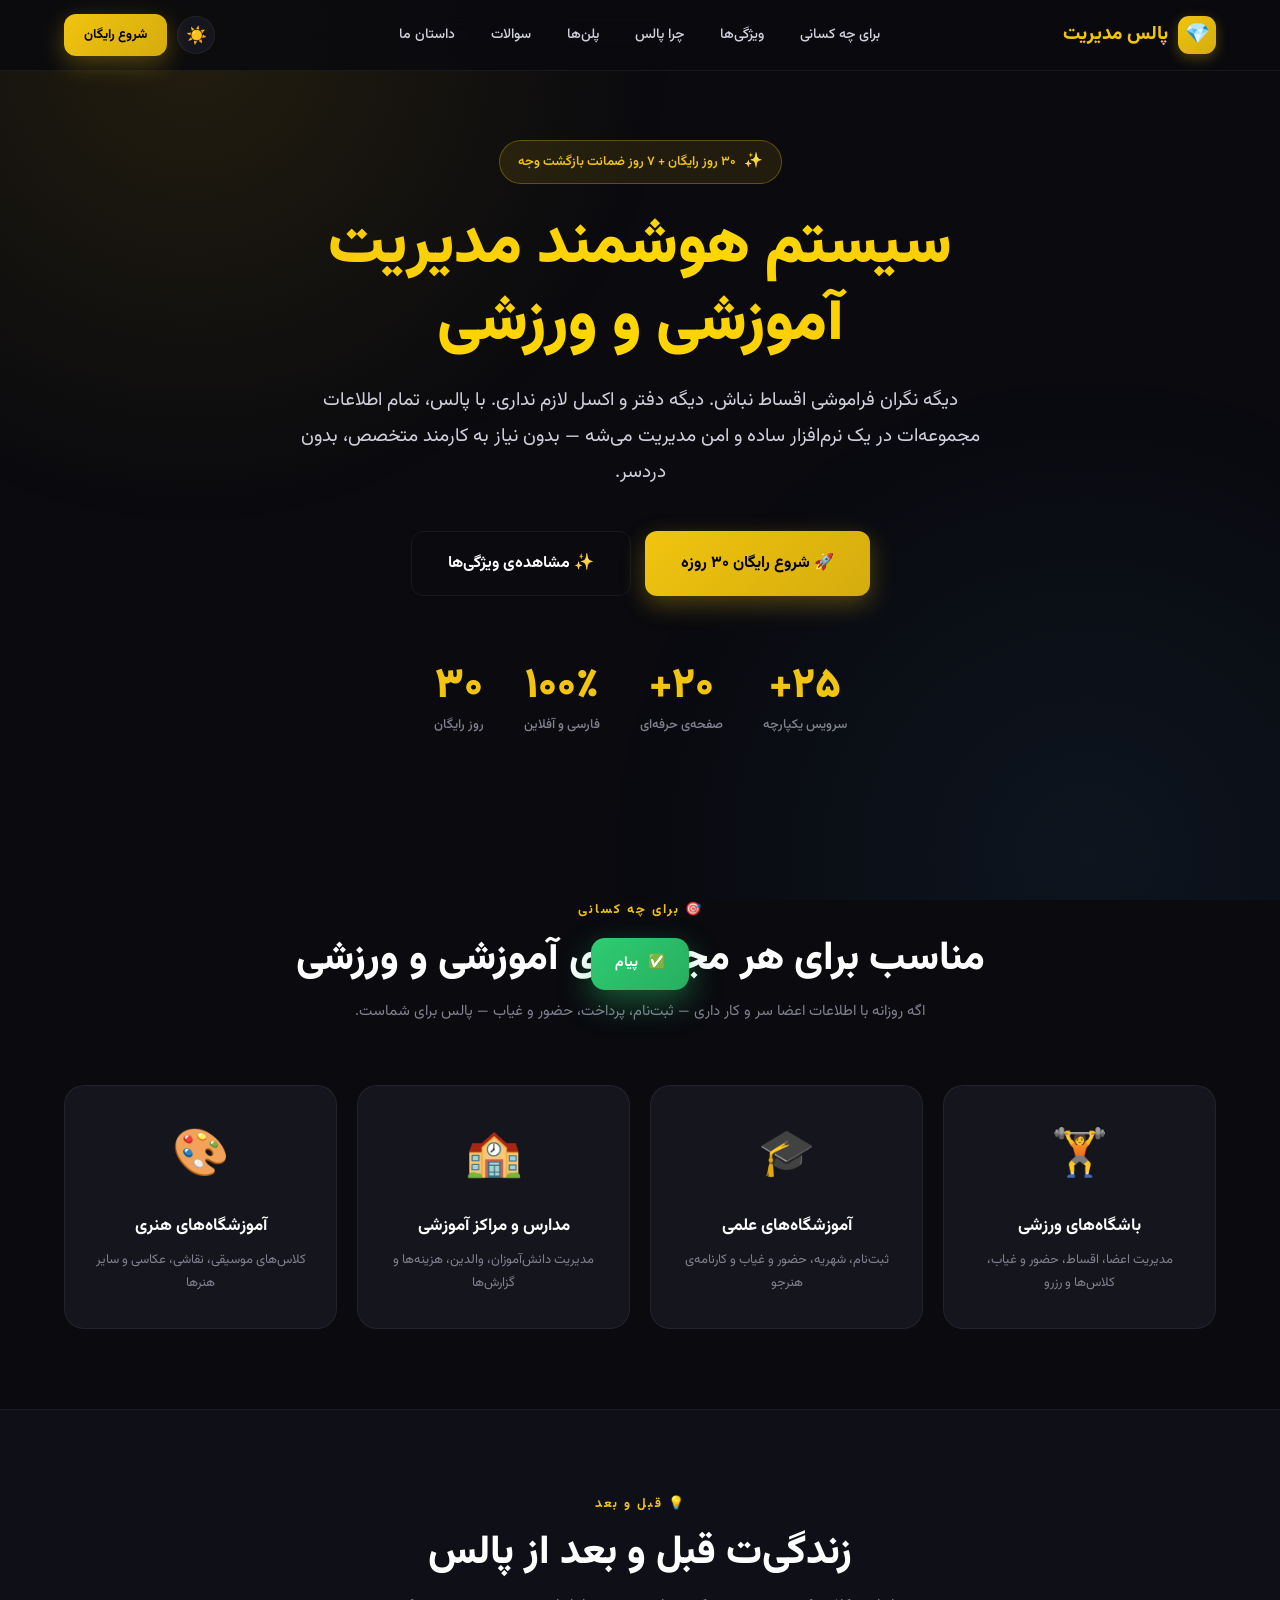
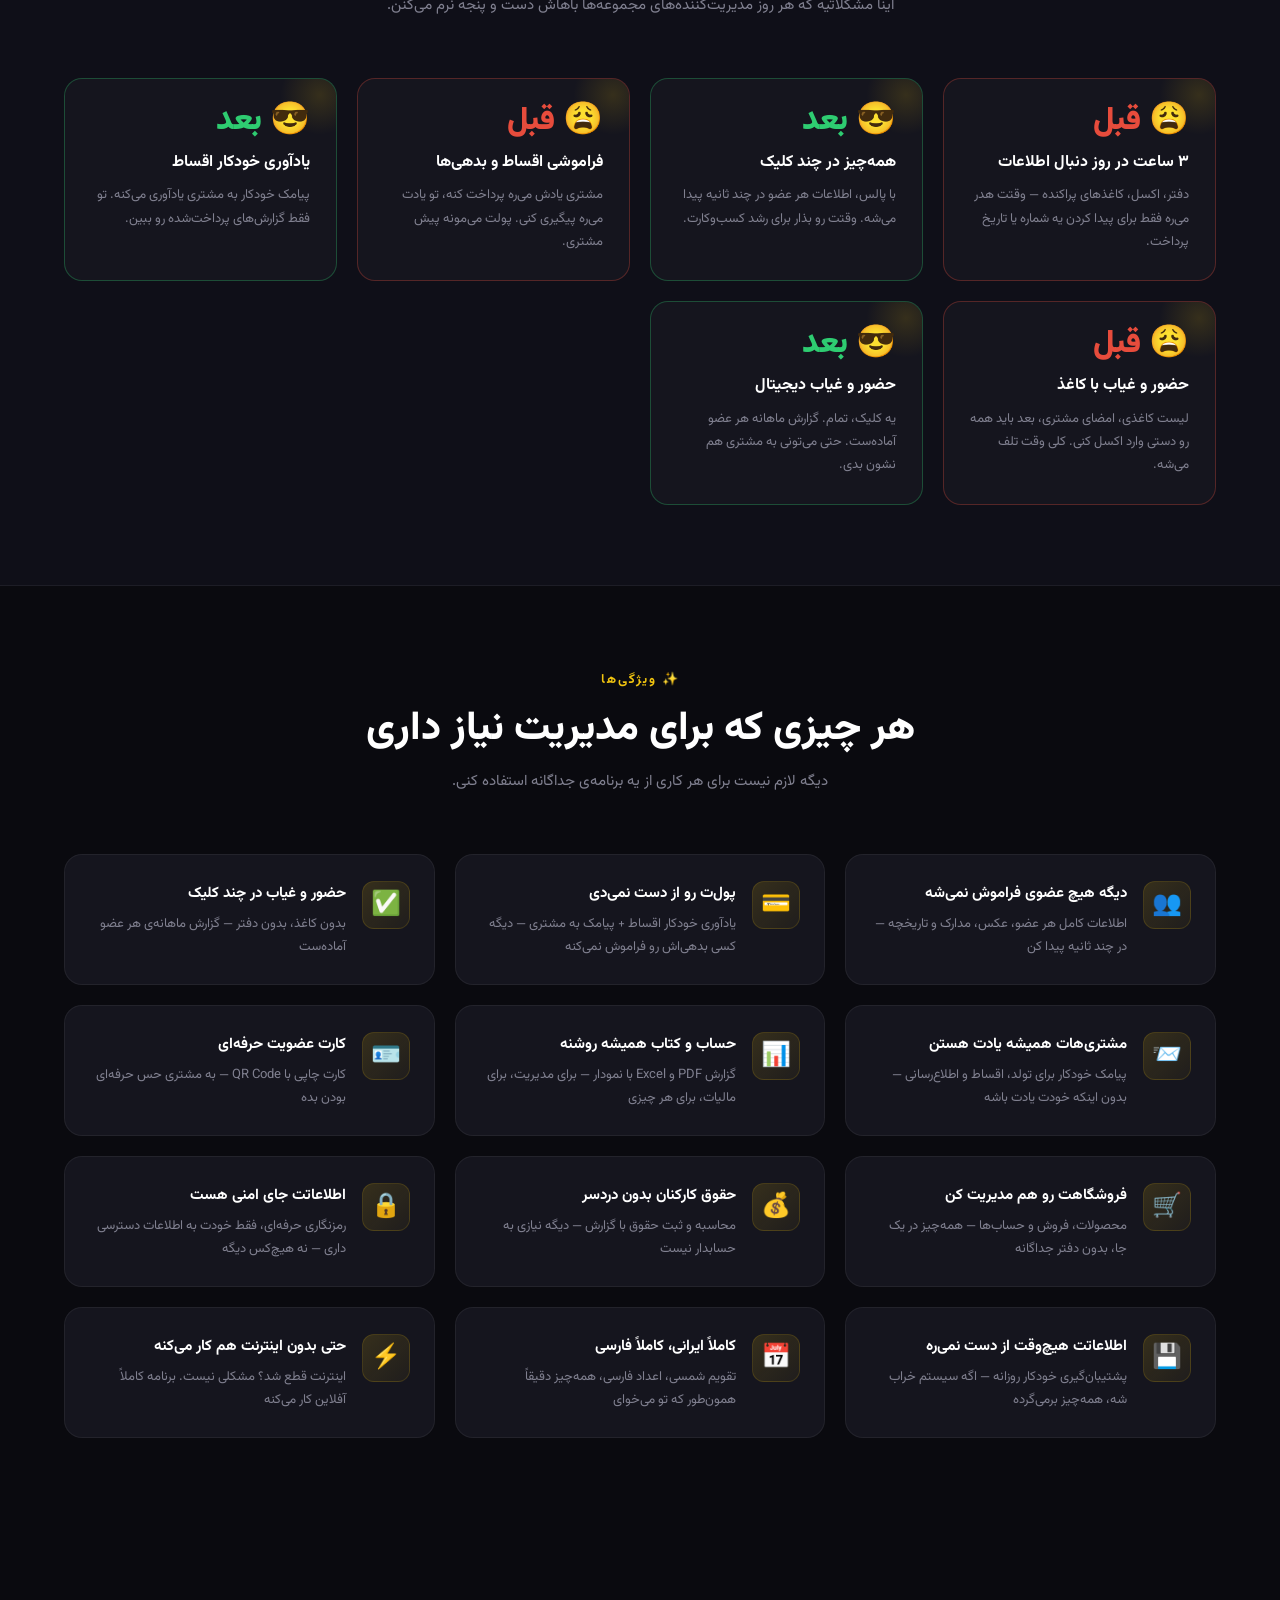
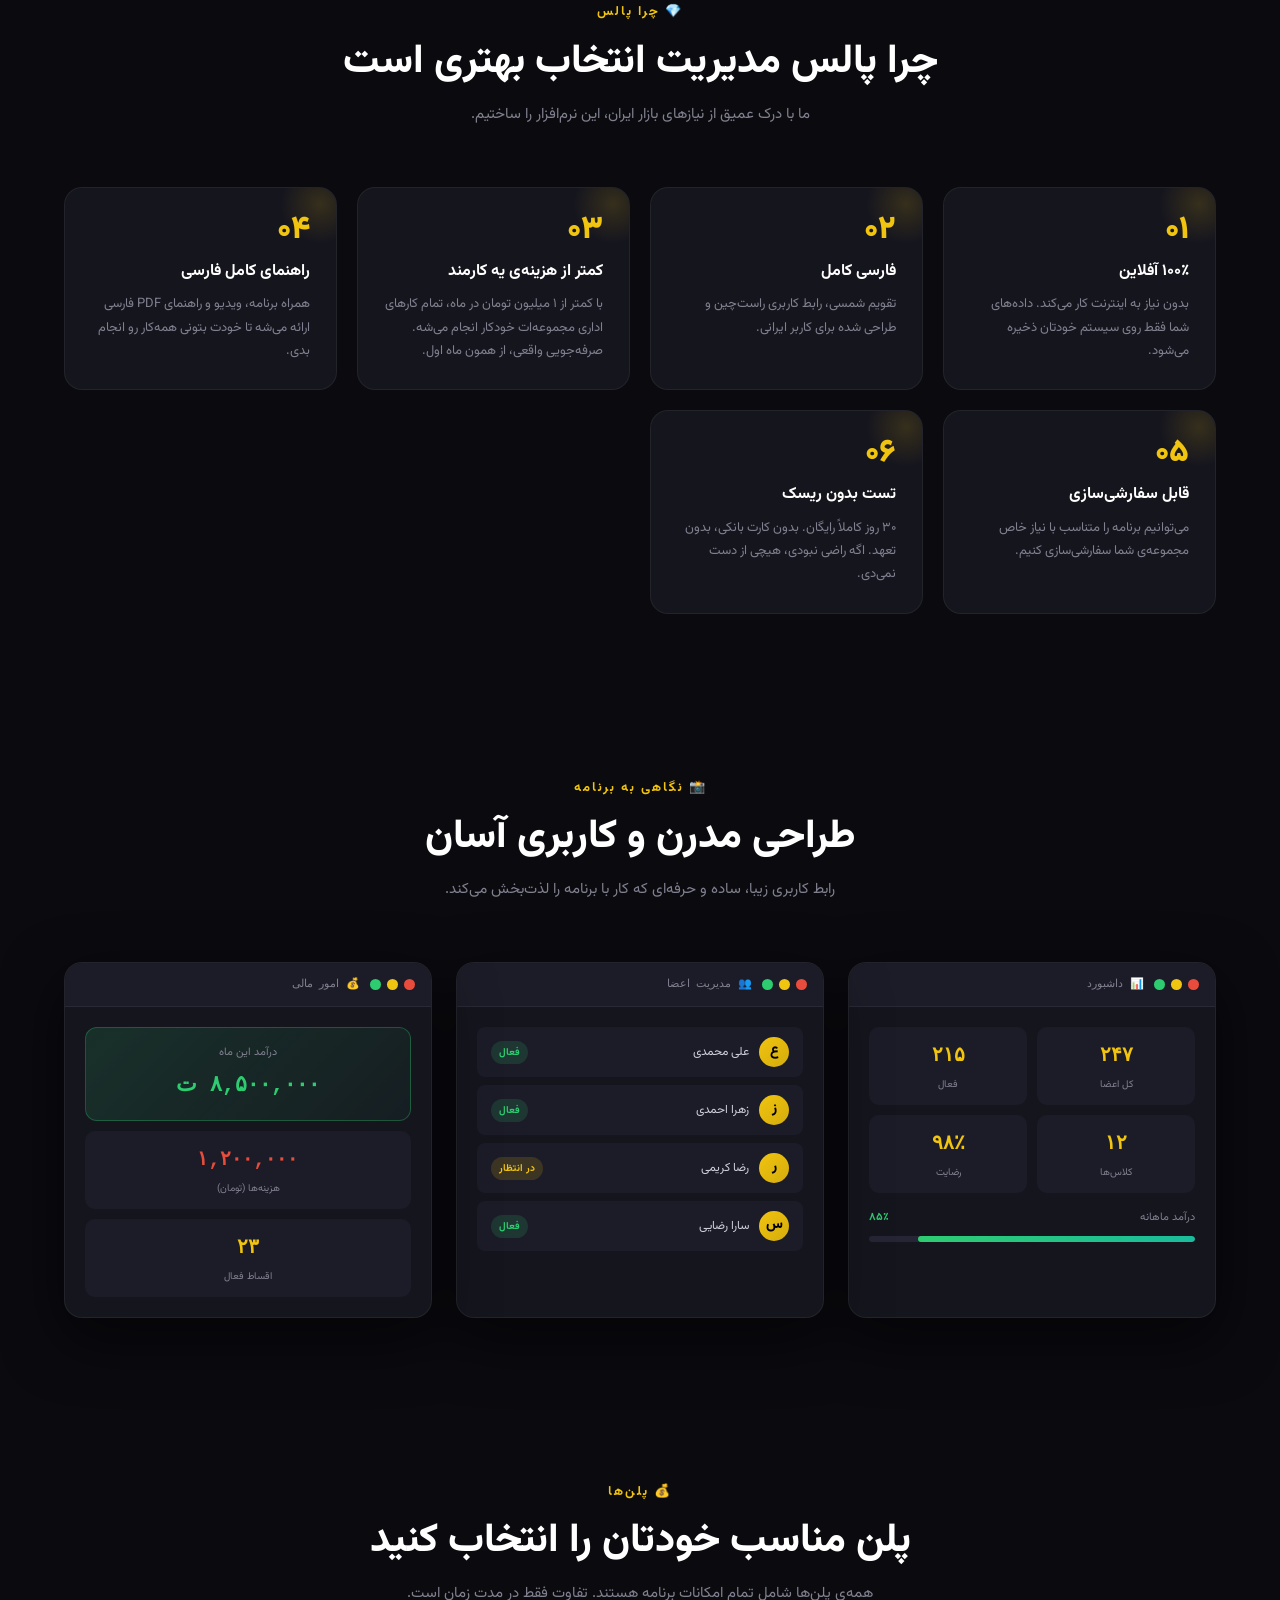
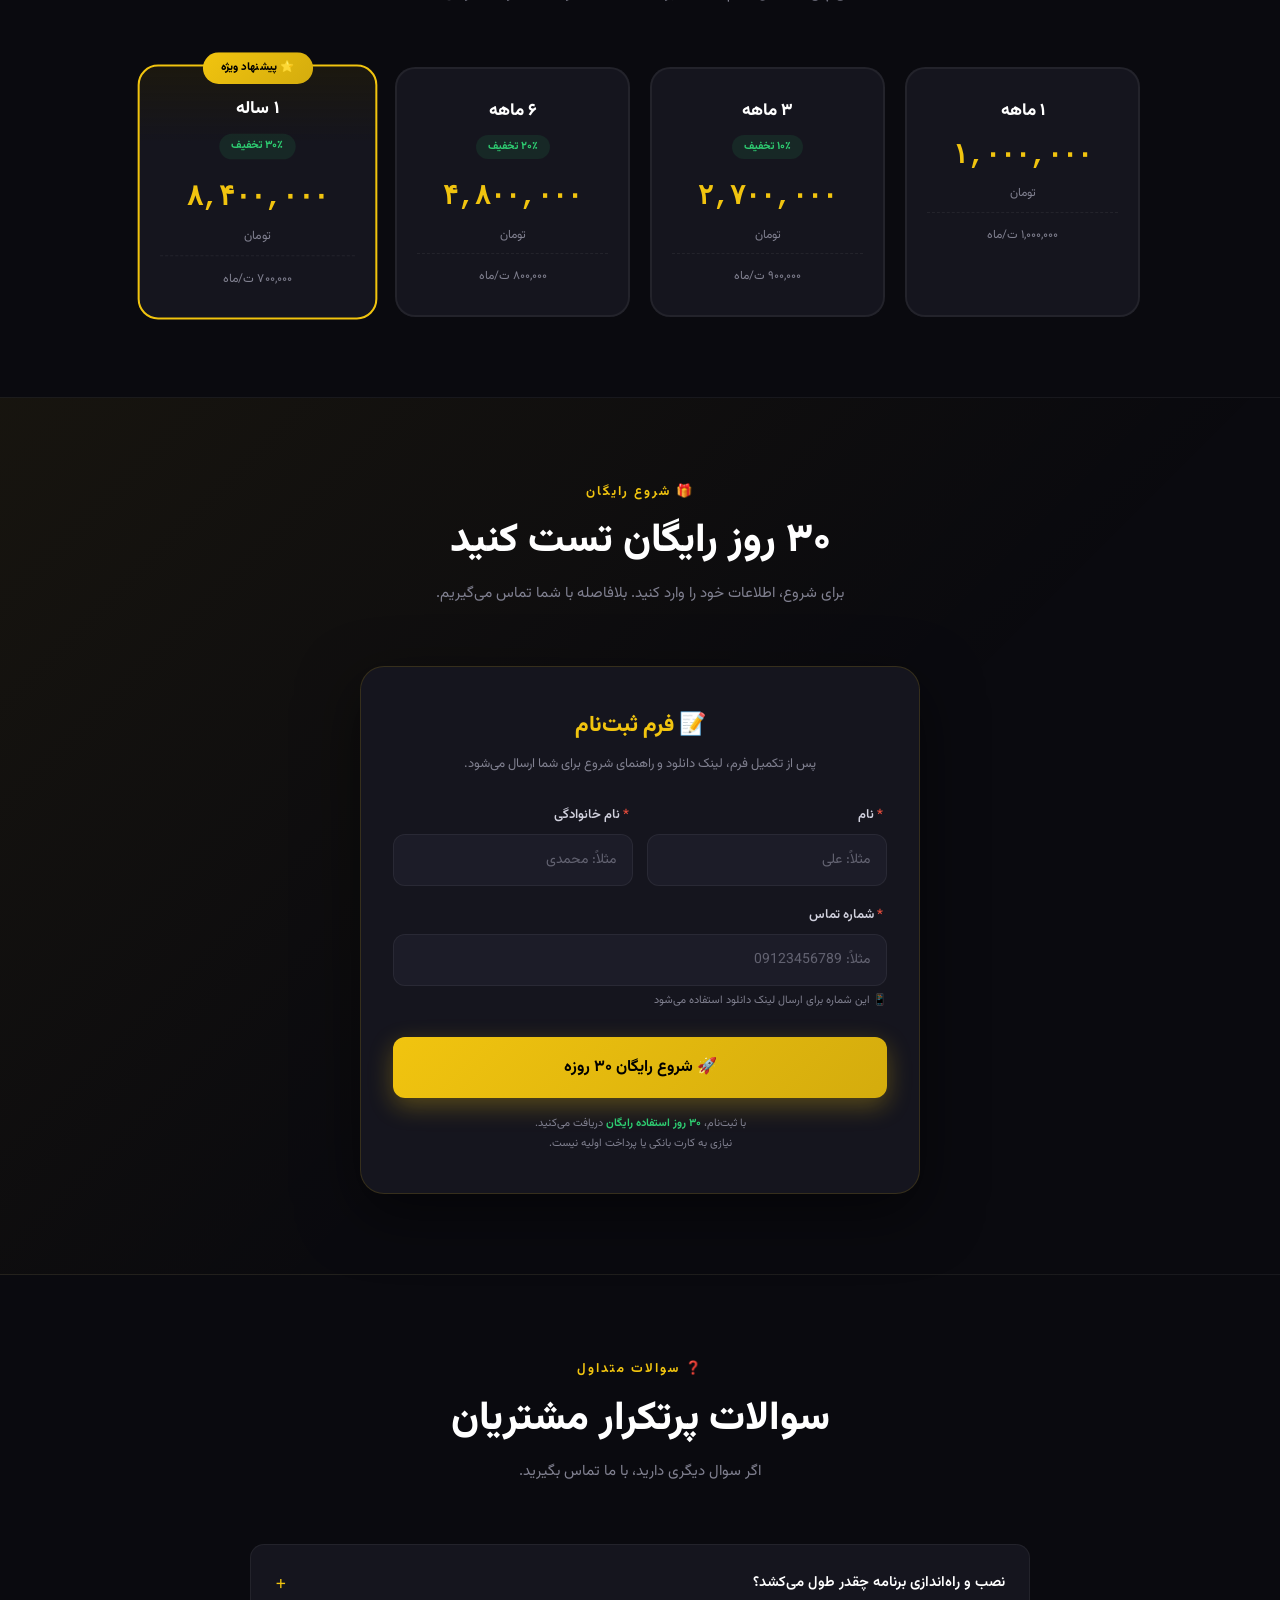
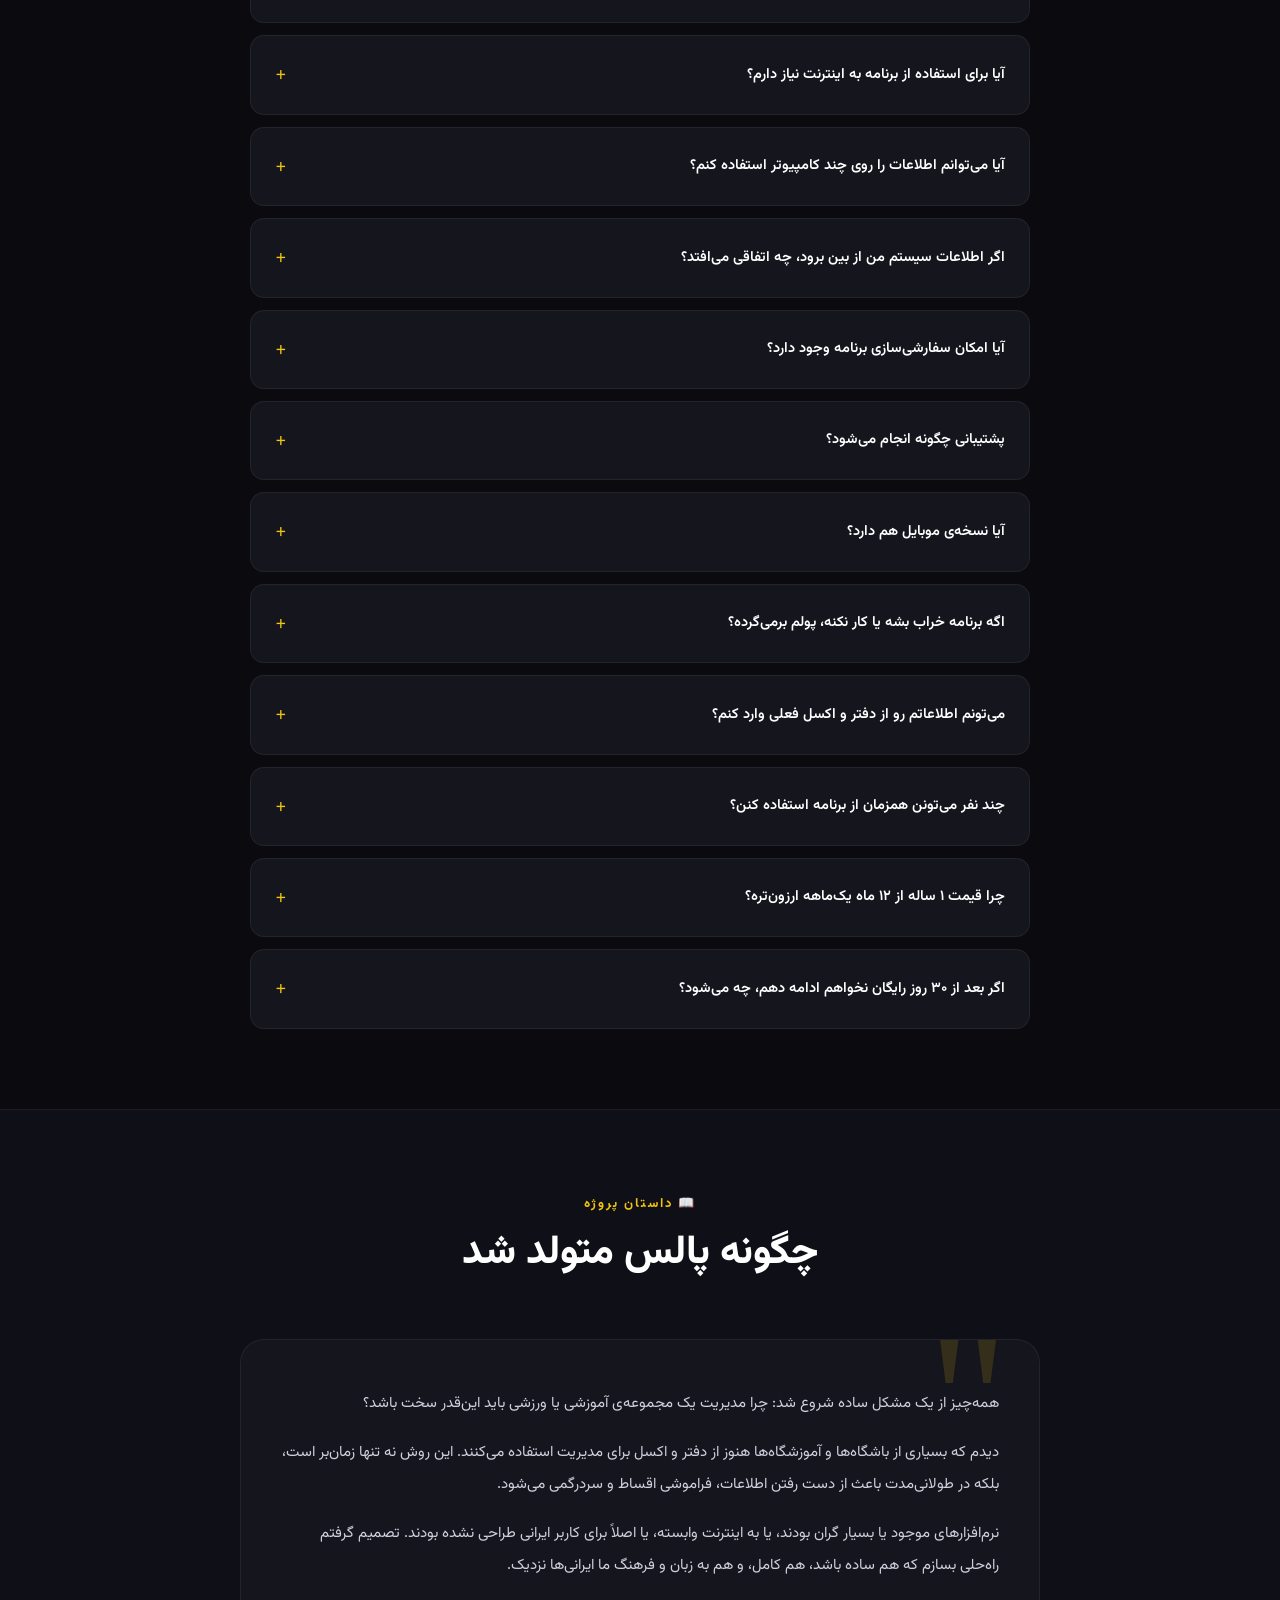
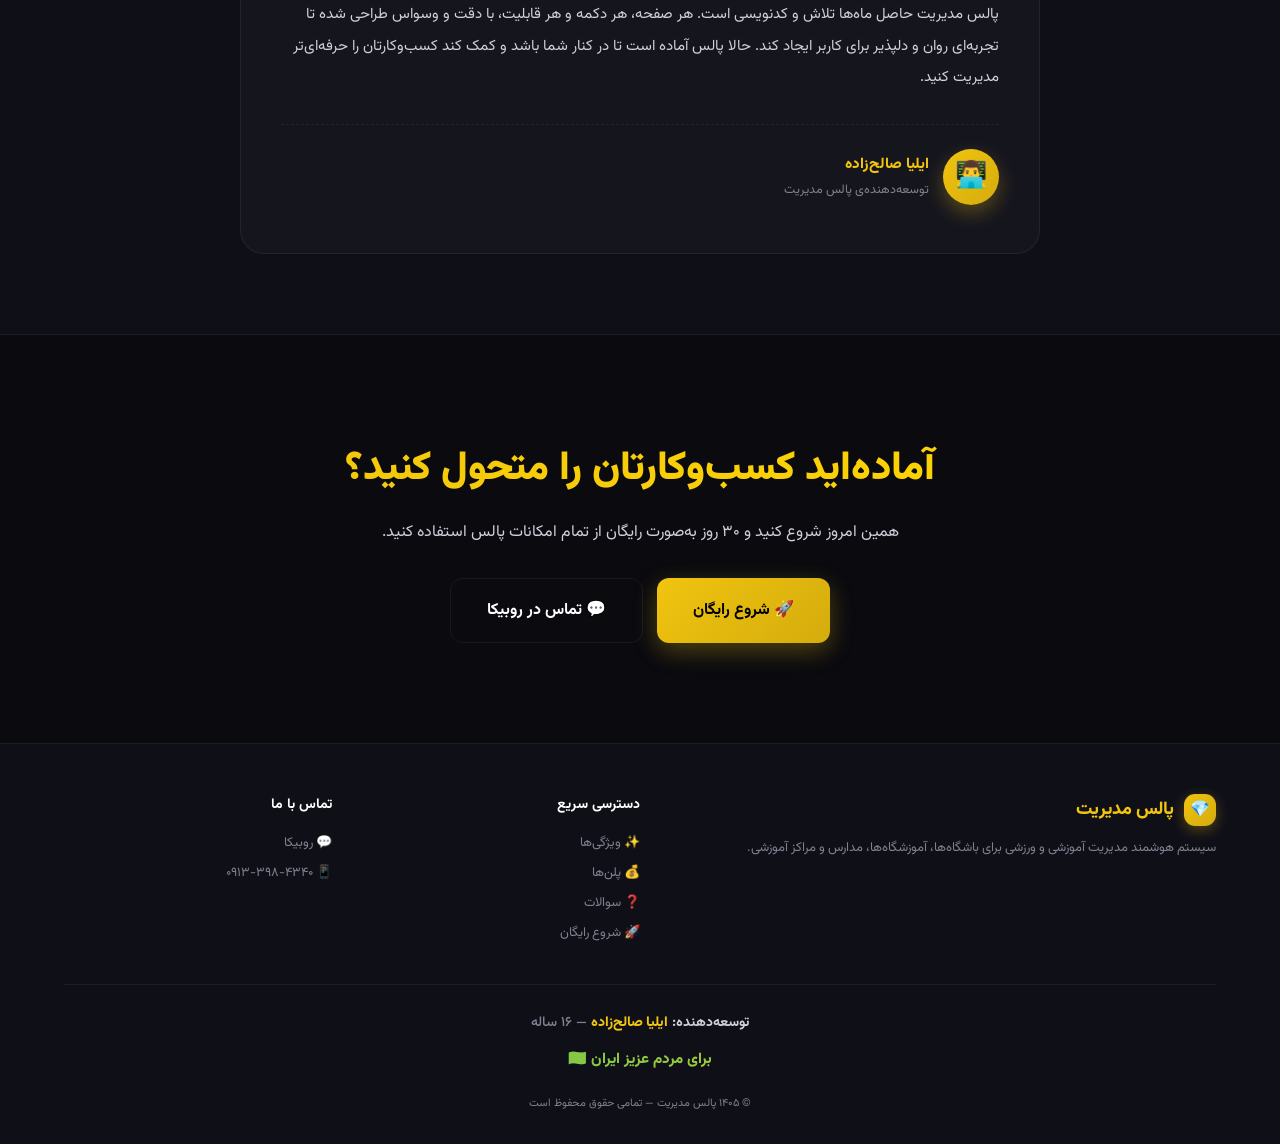
<file: assets/payment/index.html>
<!DOCTYPE html>
<html lang="fa" dir="rtl" data-theme="dark">
<head>
<meta charset="UTF-8">
<meta name="viewport" content="width=device-width, initial-scale=1.0">
<meta name="description" content="پالس مدیریت — سیستم هوشمند مدیریت آموزشی و ورزشی برای باشگاه‌ها، آموزشگاه‌ها و مدارس">
<meta name="theme-color" content="#0A0A0F">
<title>پالس مدیریت — سیستم هوشمند مدیریت آموزشی و ورزشی</title>
<link rel="preconnect" href="https://fonts.googleapis.com">
<link rel="preconnect" href="https://fonts.gstatic.com" crossorigin>
<link href="https://fonts.googleapis.com/css2?family=Vazirmatn:wght@100;300;400;500;700;800;900&display=swap" rel="stylesheet">
<style>
/* ============================================================
   RESET & VARIABLES
   ============================================================ */
* { margin: 0; padding: 0; box-sizing: border-box; -webkit-tap-highlight-color: transparent; }

:root, [data-theme="dark"] {
    --bg: #0A0A0F;
    --bg-2: #0F0F18;
    --card: #15151E;
    --card-2: #1C1C28;
    --card-3: #252535;
    --gold: #F1C40F;
    --gold-2: #D4AC0D;
    --green: #2ECC71;
    --red: #E74C3C;
    --blue: #3498DB;
    --purple: #9B59B6;
    --cyan: #1ABC9C;
    --text: #FFFFFF;
    --text-2: #D0D0DD;
    --text-dim: #808090;
    --border: rgba(241, 196, 15, 0.15);
    --border-2: rgba(255, 255, 255, 0.06);
    --shadow-lg: 0 20px 60px rgba(0, 0, 0, 0.5);
    --shadow-sm: 0 4px 12px rgba(0, 0, 0, 0.2);
    --overlay: rgba(10, 10, 15, 0.85);
}

[data-theme="light"] {
    --bg: #F5F5FA;
    --bg-2: #EBEBF3;
    --card: #FFFFFF;
    --card-2: #F8F8FC;
    --card-3: #EFEFF6;
    --gold: #D4AC0D;
    --gold-2: #B8930D;
    --green: #27AE60;
    --red: #E74C3C;
    --blue: #2980B9;
    --purple: #8E44AD;
    --cyan: #16A085;
    --text: #1A1A2E;
    --text-2: #404055;
    --text-dim: #707085;
    --border: rgba(212, 172, 13, 0.25);
    --border-2: rgba(0, 0, 0, 0.08);
    --shadow-lg: 0 20px 60px rgba(0, 0, 0, 0.08);
    --shadow-sm: 0 4px 12px rgba(0, 0, 0, 0.06);
    --overlay: rgba(255, 255, 255, 0.85);
}

html { scroll-behavior: smooth; }

body {
    font-family: 'Vazirmatn', 'Segoe UI', Tahoma, sans-serif;
    background: var(--bg);
    color: var(--text);
    line-height: 1.7;
    overflow-x: hidden;
    transition: background 0.4s ease, color 0.4s ease;
    direction: rtl;
}

/* ============================================================
   BACKGROUND DECORATION
   ============================================================ */
body::before {
    content: '';
    position: fixed;
    inset: 0;
    background:
        radial-gradient(circle at 15% 5%, rgba(241,196,15,0.1) 0%, transparent 35%),
        radial-gradient(circle at 85% 95%, rgba(52,152,219,0.08) 0%, transparent 35%);
    pointer-events: none;
    z-index: -1;
}

/* ============================================================
   NAVBAR
   ============================================================ */
.navbar {
    position: fixed;
    top: 0;
    left: 0;
    right: 0;
    z-index: 1000;
    background: var(--overlay);
    backdrop-filter: blur(20px);
    -webkit-backdrop-filter: blur(20px);
    border-bottom: 1px solid var(--border-2);
    padding: 14px 0;
    transition: all 0.3s;
}

.navbar.scrolled {
    padding: 10px 0;
    box-shadow: var(--shadow-sm);
}

.nav-container {
    max-width: 1200px;
    margin: 0 auto;
    padding: 0 24px;
    display: flex;
    align-items: center;
    justify-content: space-between;
    gap: 20px;
}

.logo {
    display: flex;
    align-items: center;
    gap: 10px;
    font-size: 19px;
    font-weight: 800;
    color: var(--gold);
    text-decoration: none;
}

.logo-icon {
    width: 38px;
    height: 38px;
    background: linear-gradient(135deg, var(--gold) 0%, var(--gold-2) 100%);
    border-radius: 11px;
    display: flex;
    align-items: center;
    justify-content: center;
    font-size: 20px;
    box-shadow: 0 4px 14px rgba(241,196,15,0.3);
}

.nav-links {
    display: flex;
    gap: 8px;
    list-style: none;
}

.nav-links a {
    color: var(--text-2);
    text-decoration: none;
    font-size: 14px;
    font-weight: 500;
    padding: 8px 14px;
    border-radius: 8px;
    transition: all 0.2s;
}

.nav-links a:hover {
    color: var(--gold);
    background: var(--card-2);
}

.nav-actions {
    display: flex;
    align-items: center;
    gap: 10px;
}

.theme-btn {
    width: 38px;
    height: 38px;
    border: 1px solid var(--border-2);
    background: var(--card);
    color: var(--gold);
    border-radius: 50%;
    cursor: pointer;
    font-size: 17px;
    transition: all 0.3s;
}

.theme-btn:hover {
    transform: scale(1.1) rotate(15deg);
    border-color: var(--gold);
}

.menu-toggle {
    display: none;
    width: 38px;
    height: 38px;
    border: 1px solid var(--border-2);
    background: var(--card);
    color: var(--text);
    border-radius: 10px;
    cursor: pointer;
    font-size: 18px;
}

/* ============================================================
   CONTAINER & BUTTONS
   ============================================================ */
.container {
    max-width: 1200px;
    margin: 0 auto;
    padding: 0 24px;
}

.btn {
    display: inline-flex;
    align-items: center;
    justify-content: center;
    gap: 8px;
    padding: 14px 28px;
    border: none;
    border-radius: 12px;
    font-family: inherit;
    font-size: 15px;
    font-weight: 700;
    cursor: pointer;
    transition: all 0.25s;
    text-decoration: none;
    white-space: nowrap;
}

.btn:active { transform: scale(0.97); }

.btn-primary {
    background: linear-gradient(135deg, var(--gold) 0%, var(--gold-2) 100%);
    color: #000;
    box-shadow: 0 8px 24px rgba(241,196,15,0.3);
}

.btn-primary:hover {
    box-shadow: 0 12px 32px rgba(241,196,15,0.45);
    transform: translateY(-2px);
}

.btn-outline {
    background: transparent;
    color: var(--text);
    border: 1.5px solid var(--border-2);
}

.btn-outline:hover {
    border-color: var(--gold);
    color: var(--gold);
}

.btn-large {
    padding: 18px 36px;
    font-size: 16px;
}

/* ============================================================
   HERO
   ============================================================ */
.hero {
    padding: 140px 0 80px;
    text-align: center;
    position: relative;
}

.hero-badge {
    display: inline-flex;
    align-items: center;
    gap: 8px;
    background: rgba(241,196,15,0.1);
    border: 1px solid rgba(241,196,15,0.3);
    color: var(--gold);
    padding: 8px 18px;
    border-radius: 100px;
    font-size: 13px;
    font-weight: 600;
    margin-bottom: 24px;
    animation: fadeInUp 0.6s ease;
}

.hero-badge::before {
    content: '✨';
    font-size: 15px;
}

.hero h1 {
    font-size: clamp(32px, 5.5vw, 62px);
    font-weight: 900;
    line-height: 1.25;
    margin-bottom: 20px;
    background: linear-gradient(135deg, var(--gold) 0%, #FFD700 50%, var(--gold) 100%);
    -webkit-background-clip: text;
    -webkit-text-fill-color: transparent;
    background-clip: text;
    animation: fadeInUp 0.7s ease;
}

.hero p {
    font-size: clamp(15px, 2vw, 19px);
    color: var(--text-2);
    max-width: 700px;
    margin: 0 auto 40px;
    line-height: 1.9;
    animation: fadeInUp 0.8s ease;
}

.hero-cta {
    display: flex;
    gap: 14px;
    justify-content: center;
    flex-wrap: wrap;
    animation: fadeInUp 0.9s ease;
}

.hero-stats {
    display: flex;
    gap: 40px;
    justify-content: center;
    margin-top: 70px;
    flex-wrap: wrap;
    animation: fadeInUp 1s ease;
}

.stat-item { text-align: center; }

.stat-value {
    font-size: clamp(28px, 4vw, 42px);
    font-weight: 900;
    color: var(--gold);
    line-height: 1;
    margin-bottom: 6px;
}

.stat-label {
    font-size: 13px;
    color: var(--text-dim);
    font-weight: 500;
}

@keyframes fadeInUp {
    from { opacity: 0; transform: translateY(30px); }
    to { opacity: 1; transform: translateY(0); }
}

/* ============================================================
   SECTIONS
   ============================================================ */
section {
    padding: 80px 0;
    position: relative;
}

.section-header {
    text-align: center;
    margin-bottom: 60px;
}

.section-tag {
    display: inline-block;
    color: var(--gold);
    font-size: 13px;
    font-weight: 700;
    letter-spacing: 2px;
    margin-bottom: 12px;
    text-transform: uppercase;
}

.section-title {
    font-size: clamp(26px, 4vw, 40px);
    font-weight: 800;
    margin-bottom: 14px;
    line-height: 1.3;
}

.section-subtitle {
    font-size: 15px;
    color: var(--text-dim);
    max-width: 600px;
    margin: 0 auto;
}

/* ============================================================
   MARKETS (برای چه کسانی)
   ============================================================ */
.markets-grid {
    display: grid;
    grid-template-columns: repeat(auto-fit, minmax(230px, 1fr));
    gap: 20px;
}

.market-card {
    background: var(--card);
    border: 1px solid var(--border-2);
    border-radius: 20px;
    padding: 32px 22px;
    text-align: center;
    transition: all 0.3s;
    position: relative;
    overflow: hidden;
}

.market-card::before {
    content: '';
    position: absolute;
    inset: 0;
    background: linear-gradient(135deg, rgba(241,196,15,0.08) 0%, transparent 60%);
    opacity: 0;
    transition: opacity 0.3s;
}

.market-card:hover {
    transform: translateY(-6px);
    border-color: var(--border);
    box-shadow: var(--shadow-lg);
}

.market-card:hover::before { opacity: 1; }

.market-icon {
    font-size: 46px;
    margin-bottom: 16px;
    position: relative;
}

.market-card h3 {
    font-size: 17px;
    font-weight: 700;
    margin-bottom: 8px;
    position: relative;
}

.market-card p {
    font-size: 13px;
    color: var(--text-dim);
    line-height: 1.8;
    position: relative;
}

/* ============================================================
   FEATURES
   ============================================================ */
.features-grid {
    display: grid;
    grid-template-columns: repeat(auto-fit, minmax(280px, 1fr));
    gap: 20px;
}

.feature-card {
    background: var(--card);
    border: 1px solid var(--border-2);
    border-radius: 18px;
    padding: 26px 24px;
    transition: all 0.3s;
    display: flex;
    gap: 16px;
    align-items: flex-start;
}

.feature-card:hover {
    transform: translateY(-4px);
    border-color: var(--border);
    box-shadow: var(--shadow-sm);
}

.feature-icon {
    width: 48px;
    height: 48px;
    border-radius: 12px;
    display: flex;
    align-items: center;
    justify-content: center;
    font-size: 24px;
    flex-shrink: 0;
    background: linear-gradient(135deg, rgba(241,196,15,0.15) 0%, rgba(241,196,15,0.05) 100%);
    border: 1px solid var(--border);
}

.feature-content h3 {
    font-size: 15px;
    font-weight: 700;
    margin-bottom: 6px;
}

.feature-content p {
    font-size: 13px;
    color: var(--text-dim);
    line-height: 1.75;
}

/* ============================================================
   WHY US
   ============================================================ */
.why-grid {
    display: grid;
    grid-template-columns: repeat(auto-fit, minmax(250px, 1fr));
    gap: 20px;
}

.why-card {
    background: var(--card);
    border: 1px solid var(--border-2);
    border-radius: 18px;
    padding: 26px;
    position: relative;
    overflow: hidden;
}

.why-card::before {
    content: '';
    position: absolute;
    top: 0;
    right: 0;
    width: 80px;
    height: 80px;
    background: radial-gradient(circle, rgba(241,196,15,0.15) 0%, transparent 70%);
    border-radius: 50%;
    transform: translate(30%, -30%);
}

.why-num {
    font-size: 32px;
    font-weight: 900;
    color: var(--gold);
    line-height: 1;
    margin-bottom: 12px;
    position: relative;
}

.why-card h3 {
    font-size: 16px;
    font-weight: 700;
    margin-bottom: 8px;
    position: relative;
}

.why-card p {
    font-size: 13px;
    color: var(--text-dim);
    line-height: 1.8;
    position: relative;
}

/* ============================================================
   SCREENSHOTS (CSS Mockups)
   ============================================================ */
.screenshots-showcase {
    display: grid;
    grid-template-columns: repeat(auto-fit, minmax(300px, 1fr));
    gap: 24px;
}

.mockup {
    background: var(--card);
    border: 1px solid var(--border-2);
    border-radius: 18px;
    overflow: hidden;
    box-shadow: var(--shadow-lg);
    transition: all 0.3s;
}

.mockup:hover {
    transform: translateY(-6px);
    border-color: var(--border);
}

.mockup-header {
    padding: 12px 16px;
    background: var(--card-2);
    border-bottom: 1px solid var(--border-2);
    display: flex;
    align-items: center;
    gap: 10px;
}

.mockup-dots {
    display: flex;
    gap: 6px;
}

.mockup-dot {
    width: 11px;
    height: 11px;
    border-radius: 50%;
}

.mockup-dot:nth-child(1) { background: #E74C3C; }
.mockup-dot:nth-child(2) { background: #F1C40F; }
.mockup-dot:nth-child(3) { background: #2ECC71; }

.mockup-title {
    font-size: 11px;
    color: var(--text-dim);
    font-family: 'Consolas', monospace;
}

.mockup-body {
    padding: 20px;
    min-height: 200px;
}

/* Mockup: Dashboard */
.mock-dashboard {
    display: grid;
    grid-template-columns: repeat(2, 1fr);
    gap: 10px;
}

.mock-stat {
    background: var(--card-2);
    border-radius: 10px;
    padding: 12px;
    text-align: center;
}

.mock-stat-value {
    font-size: 20px;
    font-weight: 800;
    color: var(--gold);
    font-family: 'Consolas', monospace;
}

.mock-stat-label {
    font-size: 10px;
    color: var(--text-dim);
    margin-top: 3px;
}

.mock-bar {
    height: 6px;
    background: var(--card-3);
    border-radius: 3px;
    overflow: hidden;
    margin-top: 8px;
}

.mock-bar-fill {
    height: 100%;
    background: linear-gradient(90deg, var(--green) 0%, var(--cyan) 100%);
    border-radius: 3px;
}

/* Mockup: List */
.mock-list {
    display: flex;
    flex-direction: column;
    gap: 8px;
}

.mock-row {
    background: var(--card-2);
    border-radius: 8px;
    padding: 10px 14px;
    display: flex;
    align-items: center;
    gap: 10px;
    font-size: 12px;
}

.mock-avatar {
    width: 30px;
    height: 30px;
    border-radius: 50%;
    background: linear-gradient(135deg, var(--gold) 0%, var(--gold-2) 100%);
    display: flex;
    align-items: center;
    justify-content: center;
    font-size: 14px;
    color: #000;
    font-weight: 800;
    flex-shrink: 0;
}

.mock-row-text {
    flex: 1;
    color: var(--text-2);
}

.mock-row-badge {
    font-size: 10px;
    padding: 3px 8px;
    border-radius: 20px;
    font-weight: 700;
}

.mock-badge-green {
    background: rgba(46, 204, 113, 0.15);
    color: var(--green);
}

.mock-badge-gold {
    background: rgba(241, 196, 15, 0.15);
    color: var(--gold);
}

/* Mockup: Finance */
.mock-finance {
    display: flex;
    flex-direction: column;
    gap: 10px;
}

.mock-amount {
    background: linear-gradient(135deg, rgba(46,204,113,0.15) 0%, rgba(46,204,113,0.05) 100%);
    border: 1px solid rgba(46, 204, 113, 0.3);
    border-radius: 12px;
    padding: 16px;
    text-align: center;
}

.mock-amount-label {
    font-size: 11px;
    color: var(--text-dim);
}

.mock-amount-value {
    font-size: 22px;
    font-weight: 800;
    color: var(--green);
    font-family: 'Consolas', monospace;
    margin-top: 4px;
}

/* ============================================================
   PRICING
   ============================================================ */
.pricing-grid {
    display: grid;
    grid-template-columns: repeat(auto-fit, minmax(220px, 1fr));
    gap: 20px;
    max-width: 1000px;
    margin: 0 auto;
}

.price-card {
    background: var(--card);
    border: 2px solid var(--border-2);
    border-radius: 20px;
    padding: 28px 20px;
    text-align: center;
    transition: all 0.3s;
    position: relative;
    cursor: pointer;
}

.price-card:hover {
    transform: translateY(-6px);
    border-color: var(--border);
    box-shadow: var(--shadow-sm);
}

.price-card.featured {
    border-color: var(--gold);
    background: linear-gradient(180deg, rgba(241,196,15,0.08) 0%, var(--card) 30%);
    transform: scale(1.02);
}

.price-card.featured::before {
    content: '⭐ پیشنهاد ویژه';
    position: absolute;
    top: -14px;
    right: 50%;
    transform: translateX(50%);
    background: linear-gradient(135deg, var(--gold) 0%, var(--gold-2) 100%);
    color: #000;
    padding: 6px 18px;
    border-radius: 100px;
    font-size: 11px;
    font-weight: 800;
    white-space: nowrap;
}

.price-name {
    font-size: 17px;
    font-weight: 800;
    margin-bottom: 6px;
}

.price-discount {
    display: inline-block;
    font-size: 11px;
    font-weight: 700;
    color: var(--green);
    background: rgba(46,204,113,0.1);
    padding: 3px 12px;
    border-radius: 100px;
    margin-bottom: 14px;
}

.price-amount {
    font-size: 28px;
    font-weight: 900;
    color: var(--gold);
    font-family: 'Consolas', monospace;
    margin-bottom: 4px;
}

.price-unit {
    font-size: 12px;
    color: var(--text-dim);
    margin-bottom: 4px;
}

.price-monthly {
    font-size: 12px;
    color: var(--text-dim);
    margin-top: 8px;
    padding-top: 12px;
    border-top: 1px dashed var(--border-2);
}

/* ============================================================
   REGISTRATION FORM
   ============================================================ */
.register-section {
    background: linear-gradient(135deg, rgba(241,196,15,0.06) 0%, transparent 60%);
    border-top: 1px solid var(--border-2);
    border-bottom: 1px solid var(--border-2);
}

.register-card {
    max-width: 560px;
    margin: 0 auto;
    background: var(--card);
    border: 1px solid var(--border);
    border-radius: 24px;
    padding: 40px 32px;
    box-shadow: var(--shadow-lg);
}

.register-header {
    text-align: center;
    margin-bottom: 28px;
}

.register-header h3 {
    font-size: 22px;
    font-weight: 800;
    margin-bottom: 8px;
    color: var(--gold);
}

.register-header p {
    font-size: 13px;
    color: var(--text-dim);
    line-height: 1.8;
}

.form-group {
    margin-bottom: 18px;
}

.form-label {
    display: block;
    font-size: 13px;
    font-weight: 600;
    color: var(--text-2);
    margin-bottom: 8px;
}

.form-label .required {
    color: var(--red);
    margin-right: 4px;
}

.form-input {
    width: 100%;
    padding: 14px 16px;
    background: var(--card-2);
    border: 1.5px solid var(--border-2);
    border-radius: 12px;
    color: var(--text);
    font-family: inherit;
    font-size: 14px;
    transition: all 0.3s;
    direction: rtl;
}

.form-input:focus {
    outline: none;
    border-color: var(--gold);
    background: var(--card);
    box-shadow: 0 0 0 3px rgba(241,196,15,0.1);
}

.form-input::placeholder {
    color: var(--text-dim);
    opacity: 0.7;
}

.form-row {
    display: grid;
    grid-template-columns: 1fr 1fr;
    gap: 14px;
}

.form-hint {
    font-size: 11px;
    color: var(--text-dim);
    margin-top: 6px;
    display: flex;
    align-items: center;
    gap: 4px;
}

.form-submit {
    width: 100%;
    margin-top: 8px;
}

.form-note {
    text-align: center;
    font-size: 11px;
    color: var(--text-dim);
    margin-top: 16px;
    line-height: 1.8;
}

.form-note .highlight {
    color: var(--green);
    font-weight: 700;
}

/* Success state */
.form-success {
    display: none;
    text-align: center;
    padding: 20px 0;
}

.form-success.show {
    display: block;
    animation: fadeInUp 0.5s ease;
}

.form-success-icon {
    width: 80px;
    height: 80px;
    border-radius: 50%;
    background: linear-gradient(135deg, var(--green) 0%, #27AE60 100%);
    display: flex;
    align-items: center;
    justify-content: center;
    font-size: 40px;
    margin: 0 auto 20px;
    box-shadow: 0 12px 32px rgba(46,204,113,0.4);
}

.form-success h3 {
    font-size: 22px;
    font-weight: 800;
    color: var(--green);
    margin-bottom: 10px;
}

.form-success p {
    font-size: 14px;
    color: var(--text-2);
    line-height: 1.9;
    margin-bottom: 20px;
}

/* ============================================================
   FAQ
   ============================================================ */
.faq-list {
    max-width: 780px;
    margin: 0 auto;
    display: flex;
    flex-direction: column;
    gap: 12px;
}

.faq-item {
    background: var(--card);
    border: 1px solid var(--border-2);
    border-radius: 14px;
    overflow: hidden;
    transition: all 0.3s;
}

.faq-item:hover {
    border-color: var(--border);
}

.faq-item.open {
    border-color: var(--gold);
}

.faq-question {
    padding: 20px 24px;
    cursor: pointer;
    display: flex;
    align-items: center;
    justify-content: space-between;
    gap: 14px;
    font-weight: 600;
    font-size: 14.5px;
    user-select: none;
}

.faq-question::after {
    content: '+';
    font-size: 22px;
    font-weight: 300;
    color: var(--gold);
    transition: transform 0.3s;
    flex-shrink: 0;
}

.faq-item.open .faq-question::after {
    transform: rotate(45deg);
}

.faq-answer {
    max-height: 0;
    overflow: hidden;
    transition: max-height 0.4s ease, padding 0.4s ease;
    padding: 0 24px;
    color: var(--text-dim);
    font-size: 13.5px;
    line-height: 1.9;
}

.faq-item.open .faq-answer {
    max-height: 400px;
    padding: 0 24px 22px;
}

/* ============================================================
   STORY
   ============================================================ */
.story-section {
    background: var(--bg-2);
    border-top: 1px solid var(--border-2);
    border-bottom: 1px solid var(--border-2);
}

.story-card {
    max-width: 800px;
    margin: 0 auto;
    background: var(--card);
    border: 1px solid var(--border-2);
    border-radius: 24px;
    padding: 48px 40px;
    position: relative;
    overflow: hidden;
}

.story-card::before {
    content: '"';
    position: absolute;
    top: -40px;
    right: 30px;
    font-size: 200px;
    color: var(--border);
    font-family: Georgia, serif;
    line-height: 1;
    pointer-events: none;
}

.story-content {
    position: relative;
    z-index: 1;
}

.story-content p {
    font-size: 15px;
    line-height: 2.1;
    color: var(--text-2);
    margin-bottom: 18px;
}

.story-content p:last-child {
    margin-bottom: 0;
}

.story-signature {
    margin-top: 30px;
    padding-top: 24px;
    border-top: 1px dashed var(--border-2);
    display: flex;
    align-items: center;
    gap: 14px;
}

.story-avatar {
    width: 56px;
    height: 56px;
    border-radius: 50%;
    background: linear-gradient(135deg, var(--gold) 0%, var(--gold-2) 100%);
    display: flex;
    align-items: center;
    justify-content: center;
    font-size: 26px;
    box-shadow: 0 8px 20px rgba(241,196,15,0.3);
    flex-shrink: 0;
}

.story-signature-info {
    flex: 1;
}

.story-signature-name {
    font-size: 15px;
    font-weight: 800;
    color: var(--gold);
}

.story-signature-title {
    font-size: 12.5px;
    color: var(--text-dim);
    margin-top: 2px;
}

/* ============================================================
   FINAL CTA
   ============================================================ */
.final-cta {
    text-align: center;
    padding: 100px 0;
}

.final-cta h2 {
    font-size: clamp(26px, 4vw, 40px);
    font-weight: 900;
    margin-bottom: 16px;
    background: linear-gradient(135deg, var(--gold) 0%, #FFD700 100%);
    -webkit-background-clip: text;
    -webkit-text-fill-color: transparent;
    background-clip: text;
}

.final-cta p {
    font-size: 16px;
    color: var(--text-2);
    margin-bottom: 32px;
    max-width: 600px;
    margin-left: auto;
    margin-right: auto;
}

.final-cta .btn-group {
    display: flex;
    gap: 14px;
    justify-content: center;
    flex-wrap: wrap;
}

/* ============================================================
   FOOTER
   ============================================================ */
.footer {
    background: var(--bg-2);
    border-top: 1px solid var(--border-2);
    padding: 50px 0 30px;
}

.footer-grid {
    display: grid;
    grid-template-columns: 2fr 1fr 1fr;
    gap: 40px;
    margin-bottom: 40px;
}

.footer-brand h4 {
    font-size: 18px;
    font-weight: 800;
    color: var(--gold);
    margin-bottom: 10px;
    display: flex;
    align-items: center;
    gap: 10px;
}

.footer-brand p {
    font-size: 13px;
    color: var(--text-dim);
    line-height: 1.9;
}

.footer h5 {
    font-size: 14px;
    font-weight: 700;
    margin-bottom: 14px;
    color: var(--text);
}

.footer-links {
    list-style: none;
    display: flex;
    flex-direction: column;
    gap: 8px;
}

.footer-links a {
    color: var(--text-dim);
    text-decoration: none;
    font-size: 13px;
    transition: color 0.2s;
    display: flex;
    align-items: center;
    gap: 6px;
}

.footer-links a:hover {
    color: var(--gold);
}

.footer-developer {
    text-align: center;
    padding: 24px 0 0;
    border-top: 1px solid var(--border-2);
    margin-top: 20px;
}

.footer-developer-text {
    font-size: 14px;
    font-weight: 700;
    color: var(--text-2);
    line-height: 2;
}

.footer-developer-text .name {
    color: var(--gold);
    font-weight: 800;
}

.footer-developer-text .age {
    color: var(--text-dim);
    font-weight: 500;
}

.footer-developer-text .for-iran {
    display: block;
    margin-top: 8px;
    font-size: 15px;
    background: linear-gradient(135deg, var(--green) 0%, var(--gold) 100%);
    -webkit-background-clip: text;
    -webkit-text-fill-color: transparent;
    background-clip: text;
    font-weight: 800;
}

.footer-copy {
    text-align: center;
    font-size: 11px;
    color: var(--text-dim);
    margin-top: 20px;
}

/* ============================================================
   TOAST
   ============================================================ */
.toast {
    position: fixed;
    bottom: 30px;
    left: 50%;
    transform: translateX(-50%) translateY(120px);
    background: linear-gradient(135deg, var(--green) 0%, #27AE60 100%);
    color: #fff;
    padding: 14px 24px;
    border-radius: 14px;
    font-weight: 700;
    font-size: 14px;
    box-shadow: 0 12px 32px rgba(46,204,113,0.4);
    transition: transform 0.4s cubic-bezier(0.16, 1, 0.3, 1);
    z-index: 2000;
    display: flex;
    align-items: center;
    gap: 10px;
    max-width: 90vw;
}

.toast.show { transform: translateX(-50%) translateY(0); }

.toast.error {
    background: linear-gradient(135deg, var(--red) 0%, #C0392B 100%);
    box-shadow: 0 12px 32px rgba(231,76,60,0.4);
}

/* ============================================================
   MOBILE MENU
   ============================================================ */
@media (max-width: 768px) {
    .nav-links {
        position: fixed;
        top: 66px;
        right: -100%;
        width: 260px;
        height: calc(100vh - 66px);
        background: var(--card);
        flex-direction: column;
        padding: 20px;
        gap: 6px;
        border-left: 1px solid var(--border-2);
        transition: right 0.3s ease;
        overflow-y: auto;
    }

    .nav-links.open { right: 0; }

    .nav-links a {
        padding: 14px 16px;
        width: 100%;
        text-align: right;
    }

    .menu-toggle { display: flex; align-items: center; justify-content: center; }

    .hero { padding: 100px 0 60px; }

    .hero-stats { gap: 24px; }

    .form-row { grid-template-columns: 1fr; }

    .story-card { padding: 32px 22px; }

    .story-card::before { font-size: 120px; top: -20px; right: 10px; }

    .footer-grid {
        grid-template-columns: 1fr;
        gap: 30px;
    }

    .register-card { padding: 28px 20px; }

    .screenshots-showcase {
        grid-template-columns: 1fr;
    }

    .btn-large {
        padding: 16px 24px;
        font-size: 15px;
    }
}

@media (max-width: 480px) {
    .container { padding: 0 16px; }

    .hero-cta { flex-direction: column; }
    .hero-cta .btn { width: 100%; }

    .final-cta .btn-group { flex-direction: column; }
    .final-cta .btn-group .btn { width: 100%; }

    .story-signature {
        flex-direction: column;
        text-align: center;
    }

    .footer-developer-text { font-size: 13px; }
    .footer-developer-text .for-iran { font-size: 14px; }
}
</style>
</head>
<body>

<!-- ============================================================
     NAVBAR
     ============================================================ -->
<nav class="navbar" id="navbar">
    <div class="nav-container">
        <a href="#" class="logo">
            <div class="logo-icon">💎</div>
            <span>پالس مدیریت</span>
        </a>

        <ul class="nav-links" id="navLinks">
            <li><a href="#markets">برای چه کسانی</a></li>
            <li><a href="#features">ویژگی‌ها</a></li>
            <li><a href="#why">چرا پالس</a></li>
            <li><a href="#pricing">پلن‌ها</a></li>
            <li><a href="#faq">سوالات</a></li>
            <li><a href="#story">داستان ما</a></li>
        </ul>

        <div class="nav-actions">
            <button class="theme-btn" onclick="toggleTheme()" id="themeBtn" title="تغییر تم">
                🌙
            </button>
            <a href="#register" class="btn btn-primary" style="padding: 10px 20px; font-size: 13px;">
                شروع رایگان
            </a>
            <button class="menu-toggle" onclick="toggleMenu()" id="menuBtn">
                ☰
            </button>
        </div>
    </div>
</nav>

<!-- ============================================================
     HERO
     ============================================================ -->
<section class="hero">
    <div class="container">
        <div class="hero-badge">
            ۳۰ روز رایگان + ۷ روز ضمانت بازگشت وجه
        </div>

        <h1>
            سیستم هوشمند مدیریت<br>آموزشی و ورزشی
        </h1>

        <p>
            دیگه نگران فراموشی اقساط نباش. دیگه دفتر و اکسل لازم نداری. 
            با پالس، تمام اطلاعات مجموعه‌ات در یک نرم‌افزار ساده و امن مدیریت می‌شه — 
            بدون نیاز به کارمند متخصص، بدون دردسر.
        </p>

        <div class="hero-cta">
            <a href="#register" class="btn btn-primary btn-large">
                🚀 شروع رایگان ۳۰ روزه
            </a>
            <a href="#features" class="btn btn-outline btn-large">
                ✨ مشاهده‌ی ویژگی‌ها
            </a>
        </div>

        <div class="hero-stats">
            <div class="stat-item">
                <div class="stat-value">۲۵+</div>
                <div class="stat-label">سرویس یکپارچه</div>
            </div>
            <div class="stat-item">
                <div class="stat-value">۲۰+</div>
                <div class="stat-label">صفحه‌ی حرفه‌ای</div>
            </div>
            <div class="stat-item">
                <div class="stat-value">۱۰۰٪</div>
                <div class="stat-label">فارسی و آفلاین</div>
            </div>
            <div class="stat-item">
                <div class="stat-value">۳۰</div>
                <div class="stat-label">روز رایگان</div>
            </div>
        </div>
    </div>
</section>

<!-- ============================================================
     MARKETS
     ============================================================ -->
<section id="markets">
    <div class="container">
        <div class="section-header">
            <div class="section-tag">🎯 برای چه کسانی</div>
            <h2 class="section-title">مناسب برای هر مجموعه‌ی آموزشی و ورزشی</h2>
            <p class="section-subtitle">
                اگه روزانه با اطلاعات اعضا سر و کار داری — ثبت‌نام، پرداخت، حضور و غیاب — 
                پالس برای شماست.
            </p>
        </div>

        <div class="markets-grid">
            <div class="market-card">
                <div class="market-icon">🏋️</div>
                <h3>باشگاه‌های ورزشی</h3>
                <p>مدیریت اعضا، اقساط، حضور و غیاب، کلاس‌ها و رزرو</p>
            </div>

            <div class="market-card">
                <div class="market-icon">🎓</div>
                <h3>آموزشگاه‌های علمی</h3>
                <p>ثبت‌نام، شهریه، حضور و غیاب و کارنامه‌ی هنرجو</p>
            </div>

            <div class="market-card">
                <div class="market-icon">🏫</div>
                <h3>مدارس و مراکز آموزشی</h3>
                <p>مدیریت دانش‌آموزان، والدین، هزینه‌ها و گزارش‌ها</p>
            </div>

            <div class="market-card">
                <div class="market-icon">🎨</div>
                <h3>آموزشگاه‌های هنری</h3>
                <p>کلاس‌های موسیقی، نقاشی، عکاسی و سایر هنرها</p>
            </div>
        </div>
    </div>
</section>

<!-- ============================================================
     PROBLEMS SOLVED
     ============================================================ -->
<section id="problems" style="background: var(--bg-2); border-top: 1px solid var(--border-2); border-bottom: 1px solid var(--border-2);">
    <div class="container">
        <div class="section-header">
            <div class="section-tag">💡 قبل و بعد</div>
            <h2 class="section-title">زندگی‌ت قبل و بعد از پالس</h2>
            <p class="section-subtitle">
                اینا مشکلاتیه که هر روز مدیریت‌کننده‌های مجموعه‌ها باهاش دست و پنجه نرم می‌کنن.
            </p>
        </div>

        <div class="why-grid">
            <div class="why-card" style="border-color: rgba(231,76,60,0.3);">
                <div class="why-num" style="color: var(--red);">😩 قبل</div>
                <h3>۳ ساعت در روز دنبال اطلاعات</h3>
                <p>دفتر، اکسل، کاغذهای پراکنده — وقتت هدر می‌ره فقط برای پیدا کردن یه شماره یا تاریخ پرداخت.</p>
            </div>

            <div class="why-card" style="border-color: rgba(46,204,113,0.3);">
                <div class="why-num" style="color: var(--green);">😎 بعد</div>
                <h3>همه‌چیز در چند کلیک</h3>
                <p>با پالس، اطلاعات هر عضو در چند ثانیه پیدا می‌شه. وقتت رو بذار برای رشد کسب‌وکارت.</p>
            </div>

            <div class="why-card" style="border-color: rgba(231,76,60,0.3);">
                <div class="why-num" style="color: var(--red);">😩 قبل</div>
                <h3>فراموشی اقساط و بدهی‌ها</h3>
                <p>مشتری یادش می‌ره پرداخت کنه، تو یادت می‌ره پیگیری کنی. پولت می‌مونه پیش مشتری.</p>
            </div>

            <div class="why-card" style="border-color: rgba(46,204,113,0.3);">
                <div class="why-num" style="color: var(--green);">😎 بعد</div>
                <h3>یادآوری خودکار اقساط</h3>
                <p>پیامک خودکار به مشتری یادآوری می‌کنه. تو فقط گزارش‌های پرداخت‌شده رو ببین.</p>
            </div>

            <div class="why-card" style="border-color: rgba(231,76,60,0.3);">
                <div class="why-num" style="color: var(--red);">😩 قبل</div>
                <h3>حضور و غیاب با کاغذ</h3>
                <p>لیست کاغذی، امضای مشتری، بعد باید همه رو دستی وارد اکسل کنی. کلی وقت تلف می‌شه.</p>
            </div>

            <div class="why-card" style="border-color: rgba(46,204,113,0.3);">
                <div class="why-num" style="color: var(--green);">😎 بعد</div>
                <h3>حضور و غیاب دیجیتال</h3>
                <p>یه کلیک، تمام. گزارش ماهانه هر عضو آماده‌ست. حتی می‌تونی به مشتری هم نشون بدی.</p>
            </div>
        </div>
    </div>
</section>

<!-- ============================================================
     FEATURES
     ============================================================ -->
<section id="features">
    <div class="container">
        <div class="section-header">
            <div class="section-tag">✨ ویژگی‌ها</div>
            <h2 class="section-title">هر چیزی که برای مدیریت نیاز داری</h2>
            <p class="section-subtitle">
                دیگه لازم نیست برای هر کاری از یه برنامه‌ی جداگانه استفاده کنی.
            </p>
        </div>

        <div class="features-grid">
            <div class="feature-card">
                <div class="feature-icon">👥</div>
                <div class="feature-content">
                    <h3>دیگه هیچ عضوی فراموش نمی‌شه</h3>
                    <p>اطلاعات کامل هر عضو، عکس، مدارک و تاریخچه — در چند ثانیه پیدا کن</p>
                </div>
            </div>

            <div class="feature-card">
                <div class="feature-icon">💳</div>
                <div class="feature-content">
                    <h3>پول‌ت رو از دست نمی‌دی</h3>
                    <p>یادآوری خودکار اقساط + پیامک به مشتری — دیگه کسی بدهی‌اش رو فراموش نمی‌کنه</p>
                </div>
            </div>

            <div class="feature-card">
                <div class="feature-icon">✅</div>
                <div class="feature-content">
                    <h3>حضور و غیاب در چند کلیک</h3>
                    <p>بدون کاغذ، بدون دفتر — گزارش ماهانه‌ی هر عضو آماده‌ست</p>
                </div>
            </div>

            <div class="feature-card">
                <div class="feature-icon">📨</div>
                <div class="feature-content">
                    <h3>مشتری‌هات همیشه یادت هستن</h3>
                    <p>پیامک خودکار برای تولد، اقساط و اطلاع‌رسانی — بدون اینکه خودت یادت باشه</p>
                </div>
            </div>

            <div class="feature-card">
                <div class="feature-icon">📊</div>
                <div class="feature-content">
                    <h3>حساب و کتاب همیشه روشنه</h3>
                    <p>گزارش PDF و Excel با نمودار — برای مدیریت، برای مالیات، برای هر چیزی</p>
                </div>
            </div>

            <div class="feature-card">
                <div class="feature-icon">🪪</div>
                <div class="feature-content">
                    <h3>کارت عضویت حرفه‌ای</h3>
                    <p>کارت چاپی با QR Code — به مشتری حس حرفه‌ای بودن بده</p>
                </div>
            </div>

            <div class="feature-card">
                <div class="feature-icon">🛒</div>
                <div class="feature-content">
                    <h3>فروشگاهت رو هم مدیریت کن</h3>
                    <p>محصولات، فروش و حساب‌ها — همه‌چیز در یک جا، بدون دفتر جداگانه</p>
                </div>
            </div>

            <div class="feature-card">
                <div class="feature-icon">💰</div>
                <div class="feature-content">
                    <h3>حقوق کارکنان بدون دردسر</h3>
                    <p>محاسبه و ثبت حقوق با گزارش — دیگه نیازی به حسابدار نیست</p>
                </div>
            </div>

            <div class="feature-card">
                <div class="feature-icon">🔒</div>
                <div class="feature-content">
                    <h3>اطلاعاتت جای امنی هست</h3>
                    <p>رمزنگاری حرفه‌ای، فقط خودت به اطلاعات دسترسی داری — نه هیچ‌کس دیگه</p>
                </div>
            </div>

            <div class="feature-card">
                <div class="feature-icon">💾</div>
                <div class="feature-content">
                    <h3>اطلاعاتت هیچ‌وقت از دست نمی‌ره</h3>
                    <p>پشتیبان‌گیری خودکار روزانه — اگه سیستم خراب شه، همه‌چیز برمی‌گرده</p>
                </div>
            </div>

            <div class="feature-card">
                <div class="feature-icon">📅</div>
                <div class="feature-content">
                    <h3>کاملاً ایرانی، کاملاً فارسی</h3>
                    <p>تقویم شمسی، اعداد فارسی، همه‌چیز دقیقاً همون‌طور که تو می‌خوای</p>
                </div>
            </div>

            <div class="feature-card">
                <div class="feature-icon">⚡</div>
                <div class="feature-content">
                    <h3>حتی بدون اینترنت هم کار می‌کنه</h3>
                    <p>اینترنت قطع شد؟ مشکلی نیست. برنامه کاملاً آفلاین کار می‌کنه</p>
                </div>
            </div>
        </div>
    </div>
</section>

<!-- ============================================================
     WHY US
     ============================================================ -->
<section id="why">
    <div class="container">
        <div class="section-header">
            <div class="section-tag">💎 چرا پالس</div>
            <h2 class="section-title">چرا پالس مدیریت انتخاب بهتری است</h2>
            <p class="section-subtitle">
                ما با درک عمیق از نیازهای بازار ایران، این نرم‌افزار را ساختیم.
            </p>
        </div>

        <div class="why-grid">
            <div class="why-card">
                <div class="why-num">۰۱</div>
                <h3>۱۰۰٪ آفلاین</h3>
                <p>بدون نیاز به اینترنت کار می‌کند. داده‌های شما فقط روی سیستم خودتان ذخیره می‌شود.</p>
            </div>

            <div class="why-card">
                <div class="why-num">۰۲</div>
                <h3>فارسی کامل</h3>
                <p>تقویم شمسی، رابط کاربری راست‌چین و طراحی شده برای کاربر ایرانی.</p>
            </div>

            <div class="why-card">
                <div class="why-num">۰۳</div>
                <h3>کمتر از هزینه‌ی یه کارمند</h3>
                <p>با کمتر از ۱ میلیون تومان در ماه، تمام کارهای اداری مجموعه‌ات خودکار انجام می‌شه. صرفه‌جویی واقعی، از همون ماه اول.</p>
            </div>

            <div class="why-card">
                <div class="why-num">۰۴</div>
                <h3>راهنمای کامل فارسی</h3>
                <p>همراه برنامه، ویدیو و راهنمای PDF فارسی ارائه می‌شه تا خودت بتونی همه‌کار رو انجام بدی.</p>
            </div>

            <div class="why-card">
                <div class="why-num">۰۵</div>
                <h3>قابل سفارشی‌سازی</h3>
                <p>می‌توانیم برنامه را متناسب با نیاز خاص مجموعه‌ی شما سفارشی‌سازی کنیم.</p>
            </div>

            <div class="why-card">
                <div class="why-num">۰۶</div>
                <h3>تست بدون ریسک</h3>
                <p>۳۰ روز کاملاً رایگان. بدون کارت بانکی، بدون تعهد. اگه راضی نبودی، هیچی از دست نمی‌دی.</p>
            </div>
        </div>
    </div>
</section>

<!-- ============================================================
     SCREENSHOTS
     ============================================================ -->
<section id="screenshots">
    <div class="container">
        <div class="section-header">
            <div class="section-tag">📸 نگاهی به برنامه</div>
            <h2 class="section-title">طراحی مدرن و کاربری آسان</h2>
            <p class="section-subtitle">
                رابط کاربری زیبا، ساده و حرفه‌ای که کار با برنامه را لذت‌بخش می‌کند.
            </p>
        </div>

        <div class="screenshots-showcase">
            <!-- Mockup 1: Dashboard -->
            <div class="mockup">
                <div class="mockup-header">
                    <div class="mockup-dots">
                        <span class="mockup-dot"></span>
                        <span class="mockup-dot"></span>
                        <span class="mockup-dot"></span>
                    </div>
                    <span class="mockup-title">📊 داشبورد</span>
                </div>
                <div class="mockup-body">
                    <div class="mock-dashboard">
                        <div class="mock-stat">
                            <div class="mock-stat-value">۲۴۷</div>
                            <div class="mock-stat-label">کل اعضا</div>
                        </div>
                        <div class="mock-stat">
                            <div class="mock-stat-value">۲۱۵</div>
                            <div class="mock-stat-label">فعال</div>
                        </div>
                        <div class="mock-stat">
                            <div class="mock-stat-value">۱۲</div>
                            <div class="mock-stat-label">کلاس‌ها</div>
                        </div>
                        <div class="mock-stat">
                            <div class="mock-stat-value">۹۸٪</div>
                            <div class="mock-stat-label">رضایت</div>
                        </div>
                    </div>
                    <div style="margin-top: 16px;">
                        <div style="display: flex; justify-content: space-between; font-size: 11px; color: var(--text-dim); margin-bottom: 6px;">
                            <span>درآمد ماهانه</span>
                            <span style="color: var(--green); font-weight: 700;">۸۵٪</span>
                        </div>
                        <div class="mock-bar">
                            <div class="mock-bar-fill" style="width: 85%;"></div>
                        </div>
                    </div>
                </div>
            </div>

            <!-- Mockup 2: Athletes List -->
            <div class="mockup">
                <div class="mockup-header">
                    <div class="mockup-dots">
                        <span class="mockup-dot"></span>
                        <span class="mockup-dot"></span>
                        <span class="mockup-dot"></span>
                    </div>
                    <span class="mockup-title">👥 مدیریت اعضا</span>
                </div>
                <div class="mockup-body">
                    <div class="mock-list">
                        <div class="mock-row">
                            <div class="mock-avatar">ع</div>
                            <div class="mock-row-text">علی محمدی</div>
                            <div class="mock-row-badge mock-badge-green">فعال</div>
                        </div>
                        <div class="mock-row">
                            <div class="mock-avatar">ز</div>
                            <div class="mock-row-text">زهرا احمدی</div>
                            <div class="mock-row-badge mock-badge-green">فعال</div>
                        </div>
                        <div class="mock-row">
                            <div class="mock-avatar">ر</div>
                            <div class="mock-row-text">رضا کریمی</div>
                            <div class="mock-row-badge mock-badge-gold">در انتظار</div>
                        </div>
                        <div class="mock-row">
                            <div class="mock-avatar">س</div>
                            <div class="mock-row-text">سارا رضایی</div>
                            <div class="mock-row-badge mock-badge-green">فعال</div>
                        </div>
                    </div>
                </div>
            </div>

            <!-- Mockup 3: Finance -->
            <div class="mockup">
                <div class="mockup-header">
                    <div class="mockup-dots">
                        <span class="mockup-dot"></span>
                        <span class="mockup-dot"></span>
                        <span class="mockup-dot"></span>
                    </div>
                    <span class="mockup-title">💰 امور مالی</span>
                </div>
                <div class="mockup-body">
                    <div class="mock-finance">
                        <div class="mock-amount">
                            <div class="mock-amount-label">درآمد این ماه</div>
                            <div class="mock-amount-value">۸,۵۰۰,۰۰۰ ت</div>
                        </div>
                        <div class="mock-stat">
                            <div class="mock-stat-value" style="color: var(--red);">۱,۲۰۰,۰۰۰</div>
                            <div class="mock-stat-label">هزینه‌ها (تومان)</div>
                        </div>
                        <div class="mock-stat">
                            <div class="mock-stat-value" style="color: var(--gold);">۲۳</div>
                            <div class="mock-stat-label">اقساط فعال</div>
                        </div>
                    </div>
                </div>
            </div>
        </div>
    </div>
</section>

<!-- ============================================================
     PRICING
     ============================================================ -->
<section id="pricing">
    <div class="container">
        <div class="section-header">
            <div class="section-tag">💰 پلن‌ها</div>
            <h2 class="section-title">پلن مناسب خودتان را انتخاب کنید</h2>
            <p class="section-subtitle">
                همه‌ی پلن‌ها شامل تمام امکانات برنامه هستند. تفاوت فقط در مدت زمان است.
            </p>
        </div>

        <div class="pricing-grid">
            <div class="price-card">
                <div class="price-name">۱ ماهه</div>
                <div class="price-amount">۱,۰۰۰,۰۰۰</div>
                <div class="price-unit">تومان</div>
                <div class="price-monthly">۱,۰۰۰,۰۰۰ ت/ماه</div>
            </div>

            <div class="price-card">
                <div class="price-name">۳ ماهه</div>
                <div class="price-discount">۱۰٪ تخفیف</div>
                <div class="price-amount">۲,۷۰۰,۰۰۰</div>
                <div class="price-unit">تومان</div>
                <div class="price-monthly">۹۰۰,۰۰۰ ت/ماه</div>
            </div>

            <div class="price-card">
                <div class="price-name">۶ ماهه</div>
                <div class="price-discount">۲۰٪ تخفیف</div>
                <div class="price-amount">۴,۸۰۰,۰۰۰</div>
                <div class="price-unit">تومان</div>
                <div class="price-monthly">۸۰۰,۰۰۰ ت/ماه</div>
            </div>

            <div class="price-card featured">
                <div class="price-name">۱ ساله</div>
                <div class="price-discount">۳۰٪ تخفیف</div>
                <div class="price-amount">۸,۴۰۰,۰۰۰</div>
                <div class="price-unit">تومان</div>
                <div class="price-monthly">۷۰۰,۰۰۰ ت/ماه</div>
            </div>
        </div>
    </div>
</section>

<!-- ============================================================
     REGISTRATION FORM
     ============================================================ -->
<section id="register" class="register-section">
    <div class="container">
        <div class="section-header">
            <div class="section-tag">🎁 شروع رایگان</div>
            <h2 class="section-title">۳۰ روز رایگان تست کنید</h2>
            <p class="section-subtitle">
                برای شروع، اطلاعات خود را وارد کنید. بلافاصله با شما تماس می‌گیریم.
            </p>
        </div>

        <div class="register-card">
            <div id="registerForm">
                <div class="register-header">
                    <h3>📝 فرم ثبت‌نام</h3>
                    <p>
                        پس از تکمیل فرم، لینک دانلود و راهنمای شروع برای شما ارسال می‌شود.
                    </p>
                </div>

                <form id="signupForm" onsubmit="submitForm(event)">
                    <div class="form-row">
                        <div class="form-group">
                            <label class="form-label" for="firstName">
                                <span class="required">*</span> نام
                            </label>
                            <input 
                                type="text" 
                                id="firstName" 
                                class="form-input" 
                                placeholder="مثلاً: علی"
                                required
                                minlength="2"
                            >
                        </div>

                        <div class="form-group">
                            <label class="form-label" for="lastName">
                                <span class="required">*</span> نام خانوادگی
                            </label>
                            <input 
                                type="text" 
                                id="lastName" 
                                class="form-input" 
                                placeholder="مثلاً: محمدی"
                                required
                                minlength="2"
                            >
                        </div>
                    </div>

                    <div class="form-group">
                        <label class="form-label" for="phone">
                            <span class="required">*</span> شماره تماس
                        </label>
                        <input 
                            type="tel" 
                            id="phone" 
                            class="form-input" 
                            placeholder="مثلاً: 09123456789"
                            required
                            pattern="09[0-9]{9}"
                            maxlength="11"
                            inputmode="numeric"
                            style="direction: ltr; text-align: right;"
                        >
                        <div class="form-hint">
                            📱 این شماره برای ارسال لینک دانلود استفاده می‌شود
                        </div>
                    </div>

                    <button type="submit" class="btn btn-primary btn-large form-submit">
                        🚀 شروع رایگان ۳۰ روزه
                    </button>

                    <div class="form-note">
                        با ثبت‌نام، <span class="highlight">۳۰ روز استفاده رایگان</span> دریافت می‌کنید.<br>
                        نیازی به کارت بانکی یا پرداخت اولیه نیست.
                    </div>
                </form>
            </div>

            <!-- Success state -->
            <div class="form-success" id="successState">
                <div class="form-success-icon">✓</div>
                <h3>ثبت‌نام شما با موفقیت انجام شد!</h3>
                <p>
                    ممنون <span id="successName" style="color: var(--gold); font-weight: 700;">شما</span> عزیز! 🎉<br>
                    به‌زودی با شما تماس می‌گیریم و لینک دانلود را ارسال می‌کنیم.
                </p>
                <a href="https://web.rubika.ir/#c=u0I694z06ef3f234f2ae3275cf100ed3" 
                   target="_blank" 
                   class="btn btn-primary"
                   style="text-decoration: none;">
                    💬 پیگیری در روبیکا
                </a>
            </div>
        </div>
    </div>
</section>

<!-- ============================================================
     FAQ
     ============================================================ -->
<section id="faq">
    <div class="container">
        <div class="section-header">
            <div class="section-tag">❓ سوالات متداول</div>
            <h2 class="section-title">سوالات پرتکرار مشتریان</h2>
            <p class="section-subtitle">
                اگر سوال دیگری دارید، با ما تماس بگیرید.
            </p>
        </div>

        <div class="faq-list">
            <div class="faq-item">
                <div class="faq-question" onclick="toggleFaq(this)">
                    نصب و راه‌اندازی برنامه چقدر طول می‌کشد؟
                </div>
                <div class="faq-answer">
                    نصب برنامه کمتر از ۵ دقیقه طول می‌کشد. فقط کافی است فایل نصب را اجرا کنید و مراحل ساده‌ی نصب را طی کنید. راهنمای کامل فارسی همراه برنامه ارائه می‌شود.
                </div>
            </div>

            <div class="faq-item">
                <div class="faq-question" onclick="toggleFaq(this)">
                    آیا برای استفاده از برنامه به اینترنت نیاز دارم؟
                </div>
                <div class="faq-answer">
                    خیر! برنامه به‌طور کامل آفلاین کار می‌کند و نیازی به اینترنت ندارد. تمام داده‌های شما به‌صورت محلی روی سیستم خودتان ذخیره می‌شود. فقط برای فعال‌سازی و به‌روزرسانی به اینترنت نیاز است.
                </div>
            </div>

            <div class="faq-item">
                <div class="faq-question" onclick="toggleFaq(this)">
                    آیا می‌توانم اطلاعات را روی چند کامپیوتر استفاده کنم؟
                </div>
                <div class="faq-answer">
                    بله! با استفاده از قابلیت پشتیبان‌گیری، می‌توانید اطلاعات را روی چند سیستم منتقل کنید. هر لایسنس برای یک دستگاه صادر می‌شود، ولی می‌توانید با پشتیبانی تماس بگیرید و درخواست انتقال دهید.
                </div>
            </div>

            <div class="faq-item">
                <div class="faq-question" onclick="toggleFaq(this)">
                    اگر اطلاعات سیستم من از بین برود، چه اتفاقی می‌افتد؟
                </div>
                <div class="faq-answer">
                    برنامه به‌طور خودکار از اطلاعات پشتیبان تهیه می‌کند. علاوه بر این، می‌توانید به‌صورت دستی هم نسخه‌ی پشتیبان تهیه کنید. در صورت بروز مشکل، می‌توانید اطلاعات را بازیابی کنید.
                </div>
            </div>

            <div class="faq-item">
                <div class="faq-question" onclick="toggleFaq(this)">
                    آیا امکان سفارشی‌سازی برنامه وجود دارد؟
                </div>
                <div class="faq-answer">
                    بله! اگر نیاز خاصی دارید که در برنامه نیست، می‌توانیم آن را برای شما اضافه کنیم. برای اطلاع از شرایط و قیمت، با پشتیبانی تماس بگیرید.
                </div>
            </div>

            <div class="faq-item">
                <div class="faq-question" onclick="toggleFaq(this)">
                    پشتیبانی چگونه انجام می‌شود؟
                </div>
                <div class="faq-answer">
                    پشتیبانی از طریق روبیکا، تلفن و ایمیل ارائه می‌شود. پاسخگویی در سریع‌ترین زمان ممکن انجام می‌شود.
                </div>
            </div>

            <div class="faq-item">
                <div class="faq-question" onclick="toggleFaq(this)">
                    آیا نسخه‌ی موبایل هم دارد؟
                </div>
                <div class="faq-answer">
                    نسخه‌ی موبایل در حال ساخت است. به‌زودی می‌توانید از روی گوشی هم به اطلاعات دسترسی داشته باشید و مدیریت کنید.
                </div>
            </div>

            <div class="faq-item">
                <div class="faq-question" onclick="toggleFaq(this)">
                    اگه برنامه خراب بشه یا کار نکنه، پولم برمی‌گرده؟
                </div>
                <div class="faq-answer">
                    بله! ما ۷ روز ضمانت بازگشت وجه داریم. اگه بعد از خرید، برنامه کار نکرد یا راضی نبودی، پولت رو کامل برمی‌گردونیم. بدون هیچ سوالی.
                </div>
            </div>

            <div class="faq-item">
                <div class="faq-question" onclick="toggleFaq(this)">
                    می‌تونم اطلاعاتم رو از دفتر و اکسل فعلی وارد کنم؟
                </div>
                <div class="faq-answer">
                    بله! برنامه قابلیت وارد کردن اطلاعات از فایل Excel داره. می‌تونی اطلاعات اعضای فعلی‌ت رو یکجا وارد کنی و از همون روز شروع کنی.
                </div>
            </div>

            <div class="faq-item">
                <div class="faq-question" onclick="toggleFaq(this)">
                    چند نفر می‌تونن همزمان از برنامه استفاده کنن؟
                </div>
                <div class="faq-answer">
                    برنامه برای یک نفر طراحی شده، ولی می‌تونی چند کاربر با سطوح دسترسی مختلف تعریف کنی (مدیر، مربی، منشی). هر کدوم فقط به بخش‌هایی که اجازه داری دسترسی دارن.
                </div>
            </div>

            <div class="faq-item">
                <div class="faq-question" onclick="toggleFaq(this)">
                    چرا قیمت ۱ ساله از ۱۲ ماه یک‌ماهه ارزون‌تره؟
                </div>
                <div class="faq-answer">
                    چون مشتری‌های بلندمدت برامون ارزشمندن. پلن‌های بلندتر، تخفیف بیشتری دارن تا شما هم صرفه‌جویی کنی.
                </div>
            </div>

            <div class="faq-item">
                <div class="faq-question" onclick="toggleFaq(this)">
                    اگر بعد از ۳۰ روز رایگان نخواهم ادامه دهم، چه می‌شود؟
                </div>
                <div class="faq-answer">
                    هیچ اجباری به خرید ندارید. بعد از ۳۰ روز، برنامه به‌طور خودکار قفل می‌شود و اطلاعات شما محفوظ باقی می‌ماند. هر زمان که تصمیم گرفتید خرید کنید، می‌توانید ادامه دهید.
                </div>
            </div>
        </div>
    </div>
</section>

<!-- ============================================================
     STORY
     ============================================================ -->
<section id="story" class="story-section">
    <div class="container">
        <div class="section-header">
            <div class="section-tag">📖 داستان پروژه</div>
            <h2 class="section-title">چگونه پالس متولد شد</h2>
        </div>

        <div class="story-card">
            <div class="story-content">
                <p>
                    همه‌چیز از یک مشکل ساده شروع شد: چرا مدیریت یک مجموعه‌ی آموزشی یا ورزشی باید این‌قدر سخت باشد؟
                </p>
                <p>
                    دیدم که بسیاری از باشگاه‌ها و آموزشگاه‌ها هنوز از دفتر و اکسل برای مدیریت استفاده می‌کنند. این روش نه تنها زمان‌بر است، بلکه در طولانی‌مدت باعث از دست رفتن اطلاعات، فراموشی اقساط و سردرگمی می‌شود.
                </p>
                <p>
                    نرم‌افزارهای موجود یا بسیار گران بودند، یا به اینترنت وابسته، یا اصلاً برای کاربر ایرانی طراحی نشده بودند. تصمیم گرفتم راه‌حلی بسازم که هم ساده باشد، هم کامل، و هم به زبان و فرهنگ ما ایرانی‌ها نزدیک.
                </p>
                <p>
                    پالس مدیریت حاصل ماه‌ها تلاش و کدنویسی است. هر صفحه، هر دکمه و هر قابلیت، با دقت و وسواس طراحی شده تا تجربه‌ای روان و دلپذیر برای کاربر ایجاد کند. حالا پالس آماده است تا در کنار شما باشد و کمک کند کسب‌وکارتان را حرفه‌ای‌تر مدیریت کنید.
                </p>

                <div class="story-signature">
                    <div class="story-avatar">👨‍💻</div>
                    <div class="story-signature-info">
                        <div class="story-signature-name">ایلیا صالح‌زاده</div>
                        <div class="story-signature-title">توسعه‌دهنده‌ی پالس مدیریت</div>
                    </div>
                </div>
            </div>
        </div>
    </div>
</section>

<!-- ============================================================
     FINAL CTA
     ============================================================ -->
<section class="final-cta">
    <div class="container">
        <h2>آماده‌اید کسب‌وکارتان را متحول کنید؟</h2>
        <p>
            همین امروز شروع کنید و ۳۰ روز به‌صورت رایگان از تمام امکانات پالس استفاده کنید.
        </p>
        <div class="btn-group">
            <a href="#register" class="btn btn-primary btn-large">
                🚀 شروع رایگان
            </a>
            <a href="https://web.rubika.ir/#c=u0I694z06ef3f234f2ae3275cf100ed3" 
               target="_blank"
               class="btn btn-outline btn-large">
                💬 تماس در روبیکا
            </a>
        </div>
    </div>
</section>

<!-- ============================================================
     FOOTER
     ============================================================ -->
<footer class="footer">
    <div class="container">
        <div class="footer-grid">
            <div class="footer-brand">
                <h4>
                    <div class="logo-icon" style="width: 32px; height: 32px; font-size: 16px;">💎</div>
                    پالس مدیریت
                </h4>
                <p>
                    سیستم هوشمند مدیریت آموزشی و ورزشی برای باشگاه‌ها، آموزشگاه‌ها، مدارس و مراکز آموزشی.
                </p>
            </div>

            <div>
                <h5>دسترسی سریع</h5>
                <ul class="footer-links">
                    <li><a href="#features">✨ ویژگی‌ها</a></li>
                    <li><a href="#pricing">💰 پلن‌ها</a></li>
                    <li><a href="#faq">❓ سوالات</a></li>
                    <li><a href="#register">🚀 شروع رایگان</a></li>
                </ul>
            </div>

            <div>
                <h5>تماس با ما</h5>
                <ul class="footer-links">
                    <li>
                        <a href="https://web.rubika.ir/#c=u0I694z06ef3f234f2ae3275cf100ed3" target="_blank">
                            💬 روبیکا
                        </a>
                    </li>
                    <li>
                        <a href="tel:09133984340">
                            📱 ۰۹۱۳-۳۹۸-۴۳۴۰
                        </a>
                    </li>
                </ul>
            </div>
        </div>

        <div class="footer-developer">
            <div class="footer-developer-text">
                توسعه‌دهنده: <span class="name">ایلیا صالح‌زاده</span>
                <span class="age">— ۱۶ ساله</span>
                <span class="for-iran">برای مردم عزیز ایران 🇮🇷</span>
            </div>
            <div class="footer-copy">
                © ۱۴۰۵ پالس مدیریت — تمامی حقوق محفوظ است
            </div>
        </div>
    </div>
</footer>

<!-- ============================================================
     TOAST
     ============================================================ -->
<div class="toast" id="toast">
    <span id="toastIcon">✅</span>
    <span id="toastMsg">پیام</span>
</div>

<script>
/* ============================================================
   THEME
   ============================================================ */
function initTheme() {
    const saved = localStorage.getItem('pulse_landing_theme') || 'dark';
    document.documentElement.setAttribute('data-theme', saved);
    updateThemeIcon(saved);
}

function toggleTheme() {
    const current = document.documentElement.getAttribute('data-theme') || 'dark';
    const next = current === 'dark' ? 'light' : 'dark';
    document.documentElement.setAttribute('data-theme', next);
    localStorage.setItem('pulse_landing_theme', next);
    updateThemeIcon(next);
}

function updateThemeIcon(theme) {
    document.getElementById('themeBtn').textContent = theme === 'dark' ? '☀️' : '🌙';
}

/* ============================================================
   MOBILE MENU
   ============================================================ */
function toggleMenu() {
    document.getElementById('navLinks').classList.toggle('open');
}

document.querySelectorAll('.nav-links a').forEach(link => {
    link.addEventListener('click', () => {
        document.getElementById('navLinks').classList.remove('open');
    });
});

/* ============================================================
   NAVBAR SCROLL
   ============================================================ */
window.addEventListener('scroll', () => {
    const navbar = document.getElementById('navbar');
    if (window.scrollY > 20) {
        navbar.classList.add('scrolled');
    } else {
        navbar.classList.remove('scrolled');
    }
});

/* ============================================================
   FAQ
   ============================================================ */
function toggleFaq(el) {
    const item = el.parentElement;
    const wasOpen = item.classList.contains('open');

    document.querySelectorAll('.faq-item').forEach(faq => {
        faq.classList.remove('open');
    });

    if (!wasOpen) {
        item.classList.add('open');
    }
}

/* ============================================================
   TOAST
   ============================================================ */
function showToast(message, type = 'success') {
    const toast = document.getElementById('toast');
    const icon = document.getElementById('toastIcon');
    const msg = document.getElementById('toastMsg');

    toast.classList.remove('error');
    if (type === 'error') {
        toast.classList.add('error');
        icon.textContent = '⚠️';
    } else {
        icon.textContent = '✅';
    }

    msg.textContent = message;
    toast.classList.add('show');

    clearTimeout(toast._timeout);
    toast._timeout = setTimeout(() => {
        toast.classList.remove('show');
    }, 3500);
}

/* ============================================================
   REGISTRATION FORM
   ============================================================ */
function validateForm(firstName, lastName, phone) {
    if (!firstName || firstName.trim().length < 2) {
        return 'لطفاً نام خود را وارد کنید (حداقل ۲ حرف)';
    }
    if (!lastName || lastName.trim().length < 2) {
        return 'لطفاً نام خانوادگی خود را وارد کنید (حداقل ۲ حرف)';
    }

    // تبدیل اعداد فارسی به انگلیسی
    const cleanPhone = phone.replace(/[۰-۹]/g, d => '۰۱۲۳۴۵۶۷۸۹'.indexOf(d));
    const phoneRegex = /^09[0-9]{9}$/;

    if (!phoneRegex.test(cleanPhone)) {
        return 'شماره تماس باید با ۰۹ شروع شود و ۱۱ رقم باشد';
    }

    return null;
}

function submitForm(event) {
    event.preventDefault();

    const firstName = document.getElementById('firstName').value.trim();
    const lastName = document.getElementById('lastName').value.trim();
    const phone = document.getElementById('phone').value.trim();

    const error = validateForm(firstName, lastName, phone);
    if (error) {
        showToast(error, 'error');
        return;
    }

    // تبدیل اعداد فارسی به انگلیسی
    const cleanPhone = phone.replace(/[۰-۹]/g, d => '۰۱۲۳۴۵۶۷۸۹'.indexOf(d));

    // ساخت پیام برای روبیکا
    const message = 
        `سلام 👋\n\n` +
        `می‌خوام توی دوره‌ی رایگان ۳۰ روزه‌ی پالس مدیریت شرکت کنم.\n\n` +
        `━━━━━━━━━━━━━\n` +
        `👤 نام: ${firstName} ${lastName}\n` +
        `📱 شماره تماس: ${cleanPhone}\n` +
        `━━━━━━━━━━━━━\n\n` +
        `لطفاً لینک دانلود و راهنمای شروع رو برام ارسال کنید.\n\n` +
        `با تشکر 🙏`;

    // ذخیره در localStorage (برای آمار محلی)
    try {
        const registrations = JSON.parse(localStorage.getItem('pulse_registrations') || '[]');
        registrations.push({
            firstName,
            lastName,
            phone: cleanPhone,
            date: new Date().toISOString()
        });
        localStorage.setItem('pulse_registrations', JSON.stringify(registrations));
    } catch (e) {
        console.warn('localStorage error:', e);
    }

    // کپی پیام در clipboard
    copyToClipboard(message).then(() => {
        // نمایش موفقیت
        document.getElementById('successName').textContent = firstName;

        document.getElementById('registerForm').style.display = 'none';
        document.getElementById('successState').classList.add('show');

        showToast('ثبت‌نام شما انجام شد!', 'success');

        // باز کردن روبیکا
        setTimeout(() => {
            window.open('https://web.rubika.ir/#c=u0I694z06ef3f234f2ae3275cf100ed3', '_blank');
        }, 1500);
    });
}

/* ============================================================
   CLIPBOARD
   ============================================================ */
function copyToClipboard(text) {
    if (navigator.clipboard && window.isSecureContext) {
        return navigator.clipboard.writeText(text).catch(() => fallbackCopy(text));
    }
    return Promise.resolve(fallbackCopy(text));
}

function fallbackCopy(text) {
    const ta = document.createElement('textarea');
    ta.value = text;
    ta.style.position = 'fixed';
    ta.style.opacity = '0';
    document.body.appendChild(ta);
    ta.select();
    try { document.execCommand('copy'); } catch (e) {}
    document.body.removeChild(ta);
}

/* ============================================================
   PHONE INPUT: تبدیل خودکار اعداد فارسی
   ============================================================ */
document.getElementById('phone')?.addEventListener('input', function(e) {
    let value = this.value;
    // تبدیل اعداد فارسی به انگلیسی
    value = value.replace(/[۰-۹]/g, d => '۰۱۲۳۴۵۶۷۸۹'.indexOf(d));
    // فقط اعداد
    value = value.replace(/[^0-9]/g, '');
    // حداکثر ۱۱ رقم
    if (value.length > 11) value = value.slice(0, 11);
    this.value = value;
});

/* ============================================================
   SMOOTH SCROLL
   ============================================================ */
document.querySelectorAll('a[href^="#"]').forEach(anchor => {
    anchor.addEventListener('click', function(e) {
        const targetId = this.getAttribute('href');
        if (targetId === '#') return;

        const target = document.querySelector(targetId);
        if (target) {
            e.preventDefault();
            const offset = 80;
            const targetPosition = target.getBoundingClientRect().top + window.pageYOffset - offset;
            window.scrollTo({
                top: targetPosition,
                behavior: 'smooth'
            });
        }
    });
});

/* ============================================================
   INIT
   ============================================================ */
initTheme();
</script>
</body>
</html>
</file>
